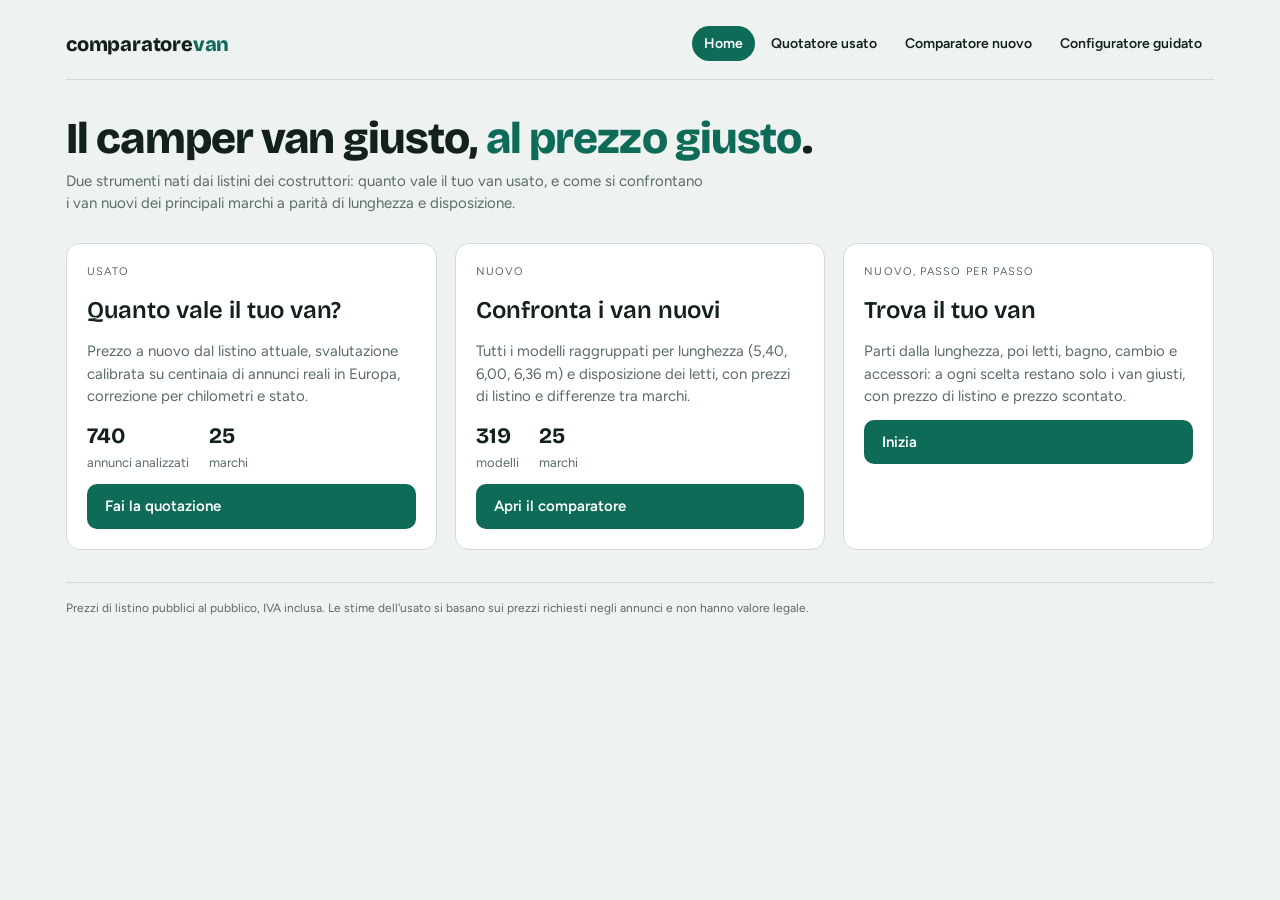
<file: index.html>
<!doctype html>
<html lang="it">
<head>
<meta charset="utf-8">
<meta name="viewport" content="width=device-width,initial-scale=1">
<title>Camper van: quotatore e comparatore</title>
<meta name="description" content="Quanto vale il tuo camper van usato e confronto tra i camper van nuovi dei principali marchi, per lunghezza e disposizione.">
<link rel="preconnect" href="https://fonts.googleapis.com">
<link rel="stylesheet" href="https://fonts.googleapis.com/css2?family=Bricolage+Grotesque:opsz,wght@12..96,600;12..96,800&family=Figtree:wght@400;500;600&family=JetBrains+Mono:wght@500;700&display=swap">
<link rel="stylesheet" href="assets/style.css">
<style>
.hero{padding-block:12px 28px}
.cards{display:grid;grid-template-columns:repeat(auto-fit,minmax(min(320px,100%),1fr));gap:18px}
.card{display:grid;gap:12px;align-content:start;text-decoration:none;color:inherit;transition:border-color .15s}
.card:hover{border-color:var(--accent)}
.card h2{font-size:24px;margin:0}
.card p{margin:0;color:var(--muted)}
.stats{display:flex;flex-wrap:wrap;gap:8px 20px;font-size:13px;color:var(--muted)}
.stats b{font-family:var(--display);font-size:22px;color:var(--ink);display:block}
</style>
</head>
<body>
<div class="wrap">
<div class="nav">
  <a class="brand" href="./">comparatore<span>van</span></a>
  <nav><a href="./" aria-current="page">Home</a><a href="quotatore.html">Quotatore usato</a><a href="comparatore.html">Comparatore nuovo</a><a href="guidato.html">Configuratore guidato</a></nav>
</div>

<section class="hero">
  <h1>Il camper van giusto, <em>al prezzo giusto</em>.</h1>
  <p class="sub">Due strumenti nati dai listini dei costruttori: quanto vale il tuo van usato, e come si confrontano i van nuovi dei principali marchi a parità di lunghezza e disposizione.</p>
</section>

<div class="cards">
  <a class="panel card" href="quotatore.html">
    <p class="eyebrow">Usato</p>
    <h2>Quanto vale il tuo van?</h2>
    <p>Prezzo a nuovo dal listino attuale, svalutazione calibrata su centinaia di annunci reali in Europa, correzione per chilometri e stato.</p>
    <div class="stats"><span><b id="s-annunci">–</b>annunci analizzati</span><span><b id="s-marche-q">–</b>marchi</span></div>
    <span class="btn">Fai la quotazione</span>
  </a>
  <a class="panel card" href="comparatore.html">
    <p class="eyebrow">Nuovo</p>
    <h2>Confronta i van nuovi</h2>
    <p>Tutti i modelli raggruppati per lunghezza (5,40, 6,00, 6,36 m) e disposizione dei letti, con prezzi di listino e differenze tra marchi.</p>
    <div class="stats"><span><b id="s-modelli">–</b>modelli</span><span><b id="s-marche-c">–</b>marchi</span></div>
    <span class="btn">Apri il comparatore</span>
  </a>
  <a class="panel card" href="guidato.html">
    <p class="eyebrow">Nuovo, passo per passo</p>
    <h2>Trova il tuo van</h2>
    <p>Parti dalla lunghezza, poi letti, bagno, cambio e accessori: a ogni scelta restano solo i van giusti, con prezzo di listino e prezzo scontato.</p>
    <span class="btn">Inizia</span>
  </a>
</div>

<footer class="site">Prezzi di listino pubblici al pubblico, IVA inclusa. Le stime dell'usato si basano sui prezzi richiesti negli annunci e non hanno valore legale.</footer>
</div>
<script>
Promise.all([fetch('data/modelli.json').then(r=>r.json()),fetch('data/annunci.json').then(r=>r.json())]).then(([m,a])=>{
  const marche=new Set(m.map(x=>x.marca)).size;
  document.getElementById('s-modelli').textContent=m.filter(x=>!x.fuori_listino).length;
  document.getElementById('s-marche-c').textContent=marche;
  document.getElementById('s-marche-q').textContent=marche;
  document.getElementById('s-annunci').textContent=a.length;
}).catch(()=>{});
</script>
</body>
</html>
</file>
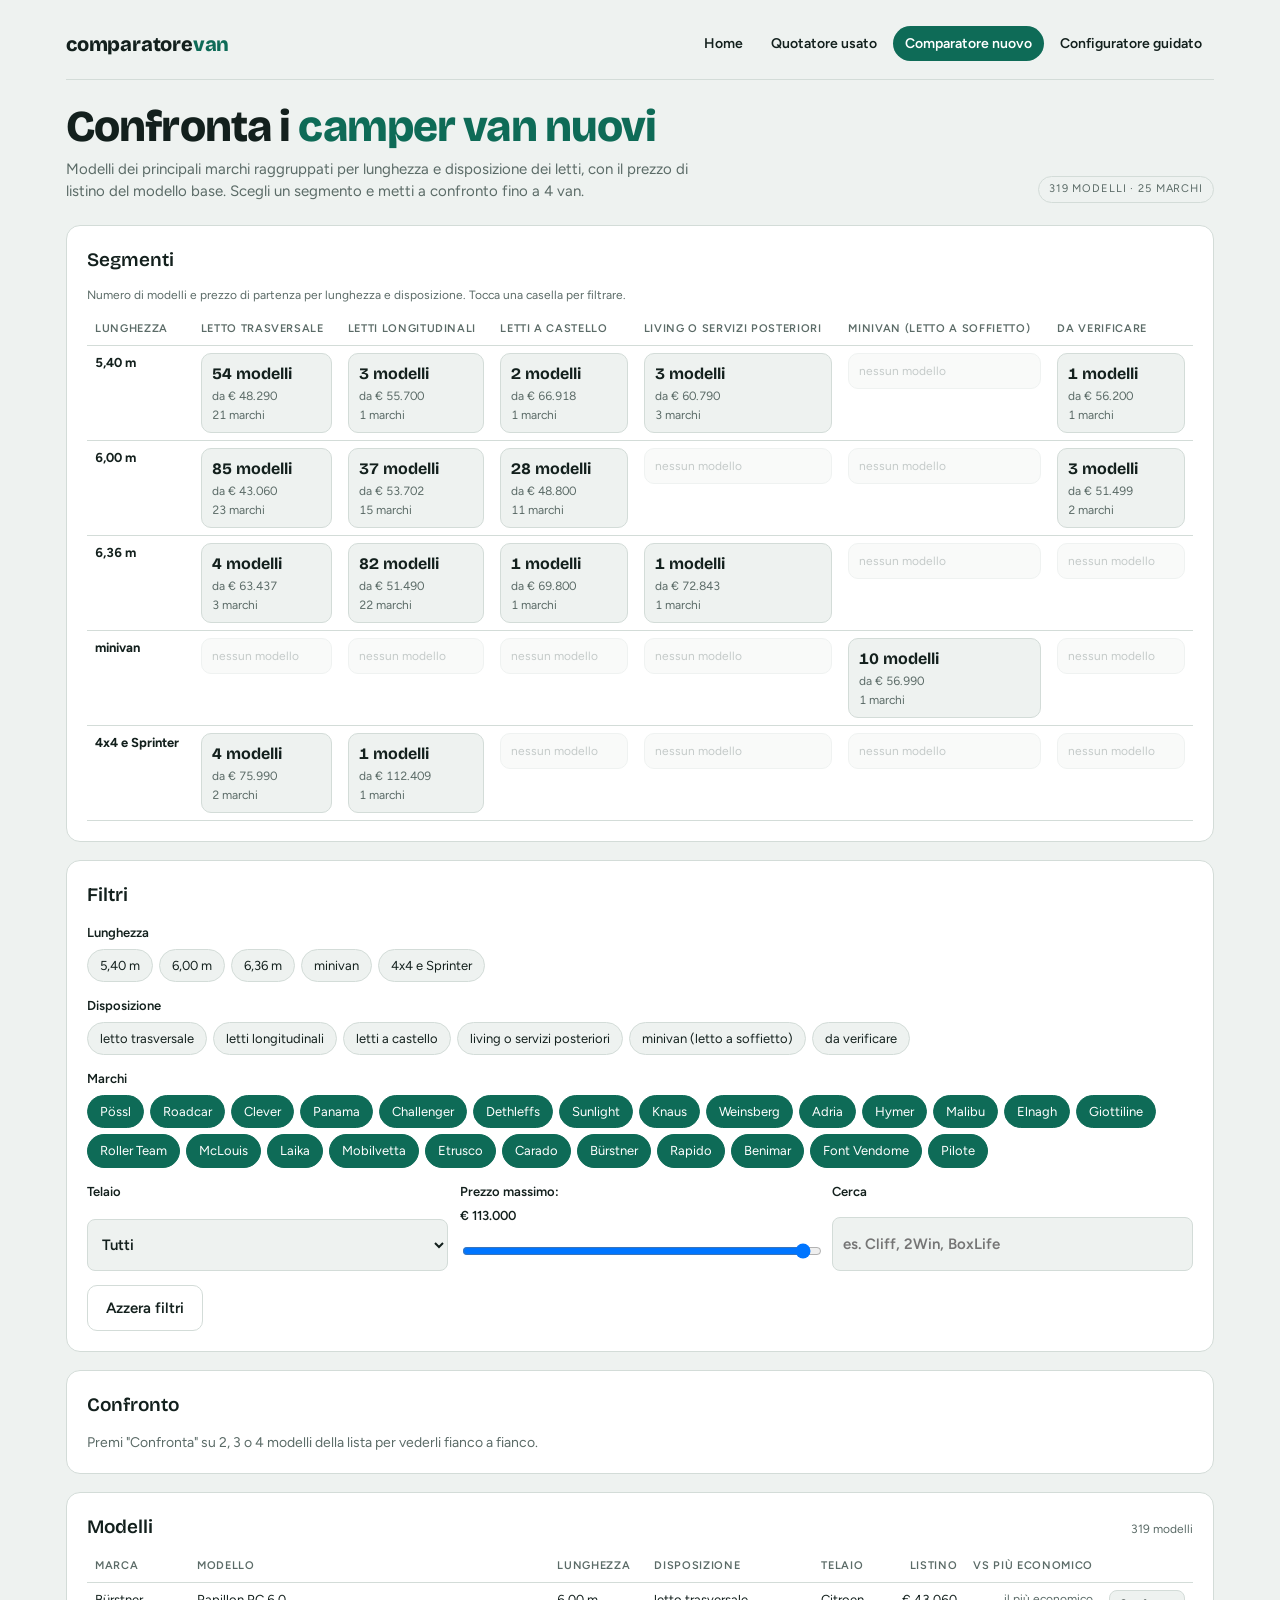
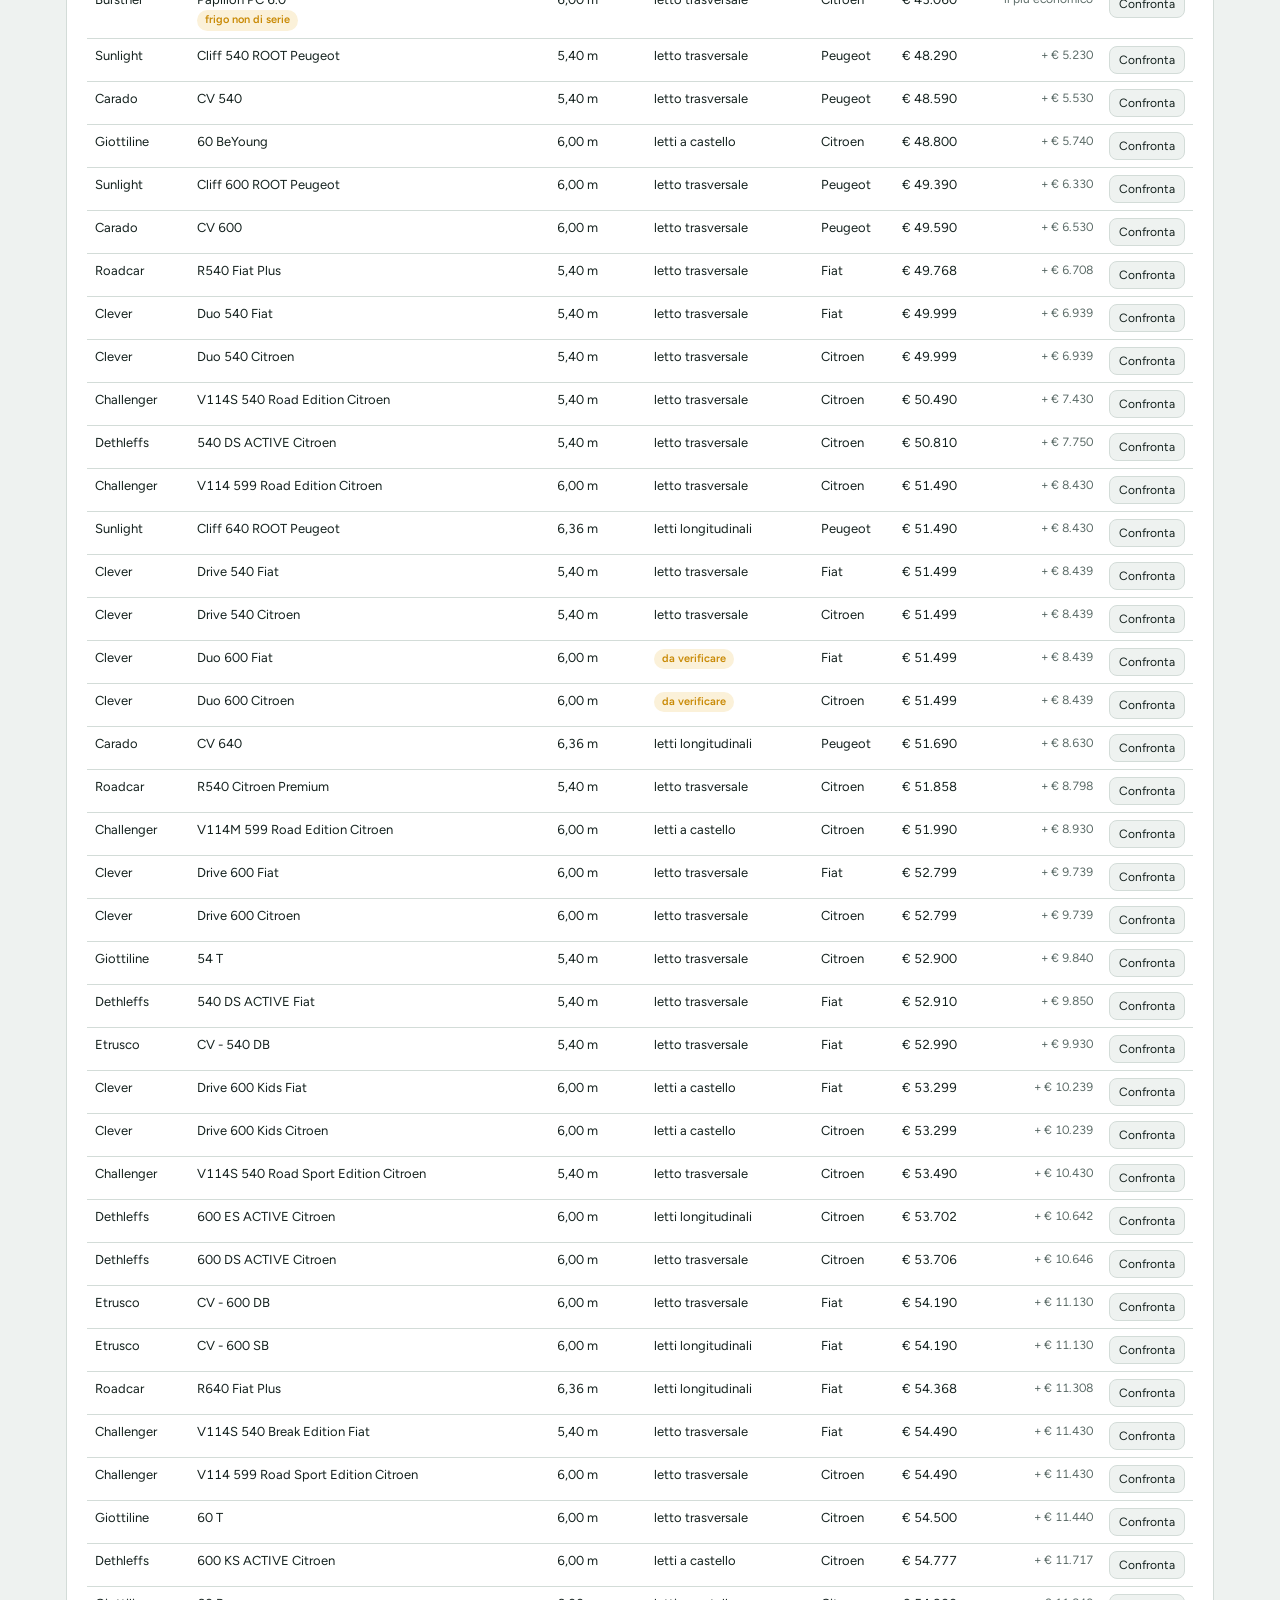
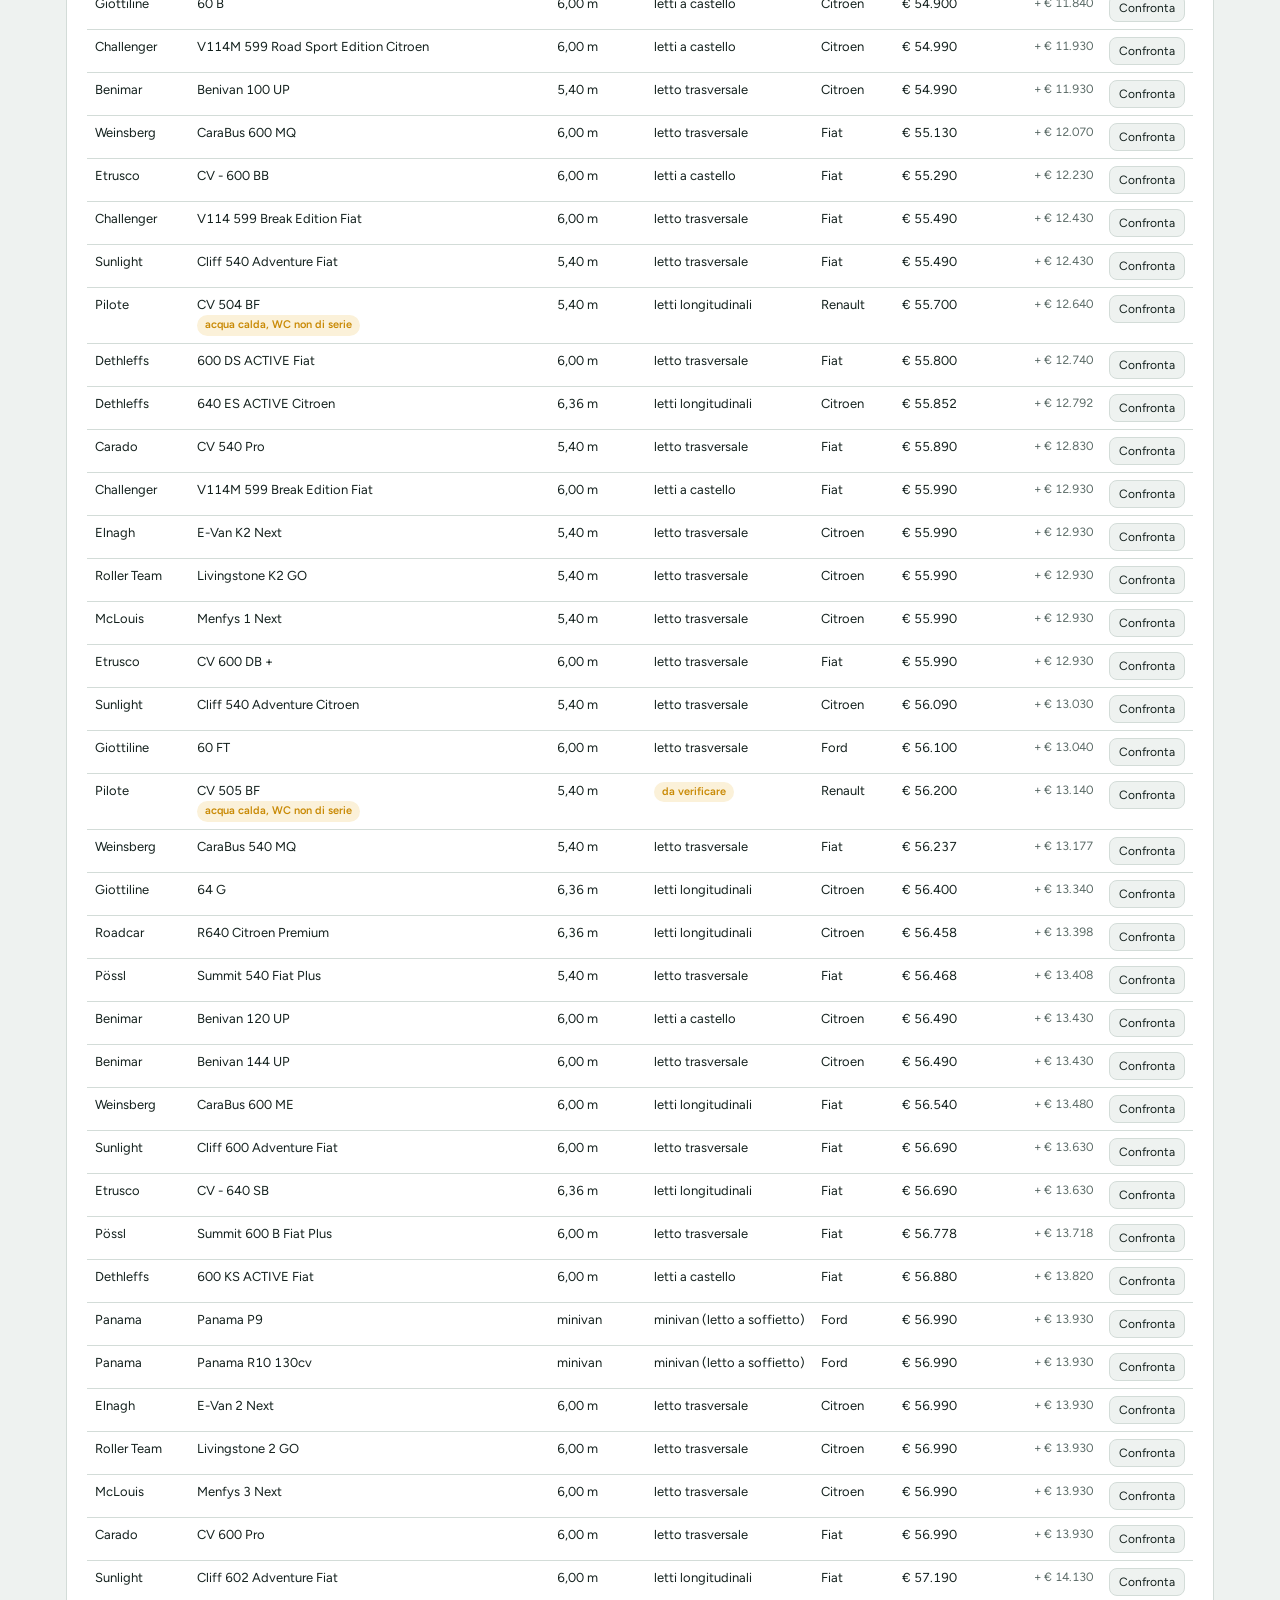
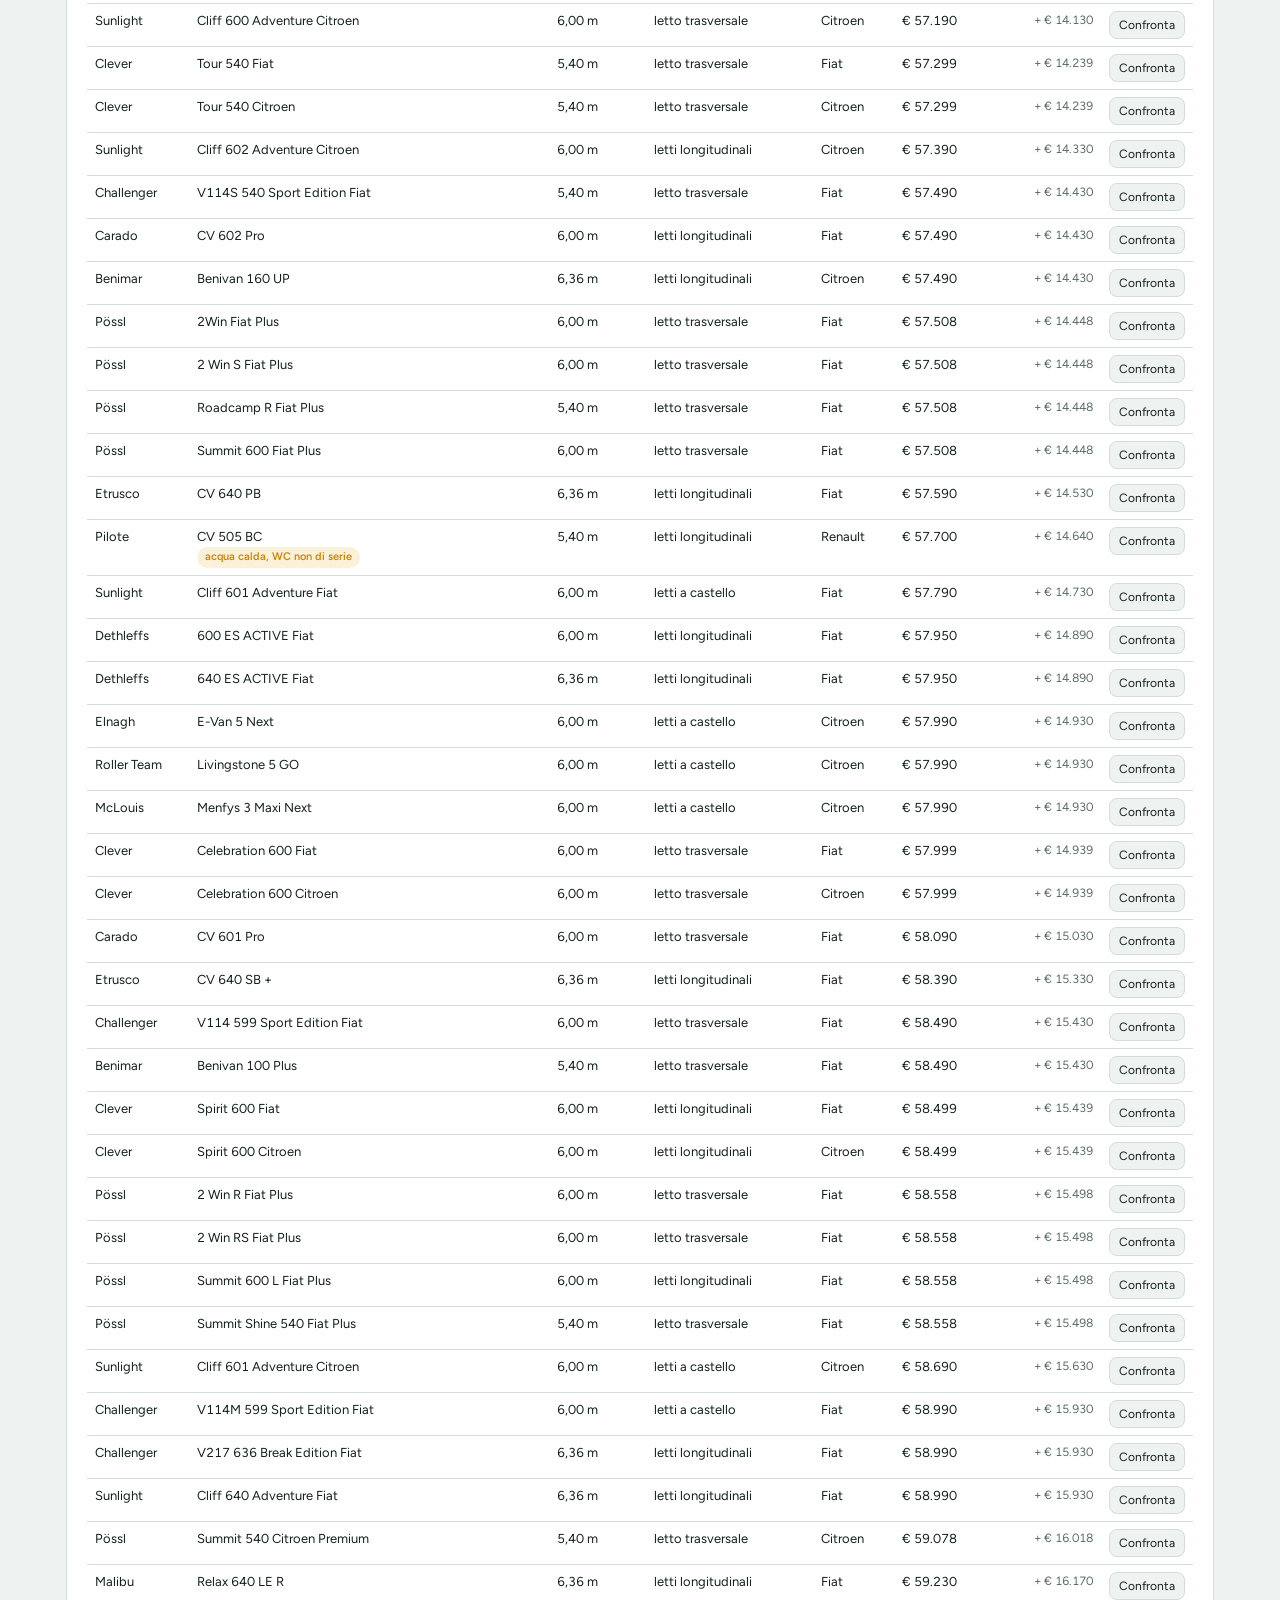
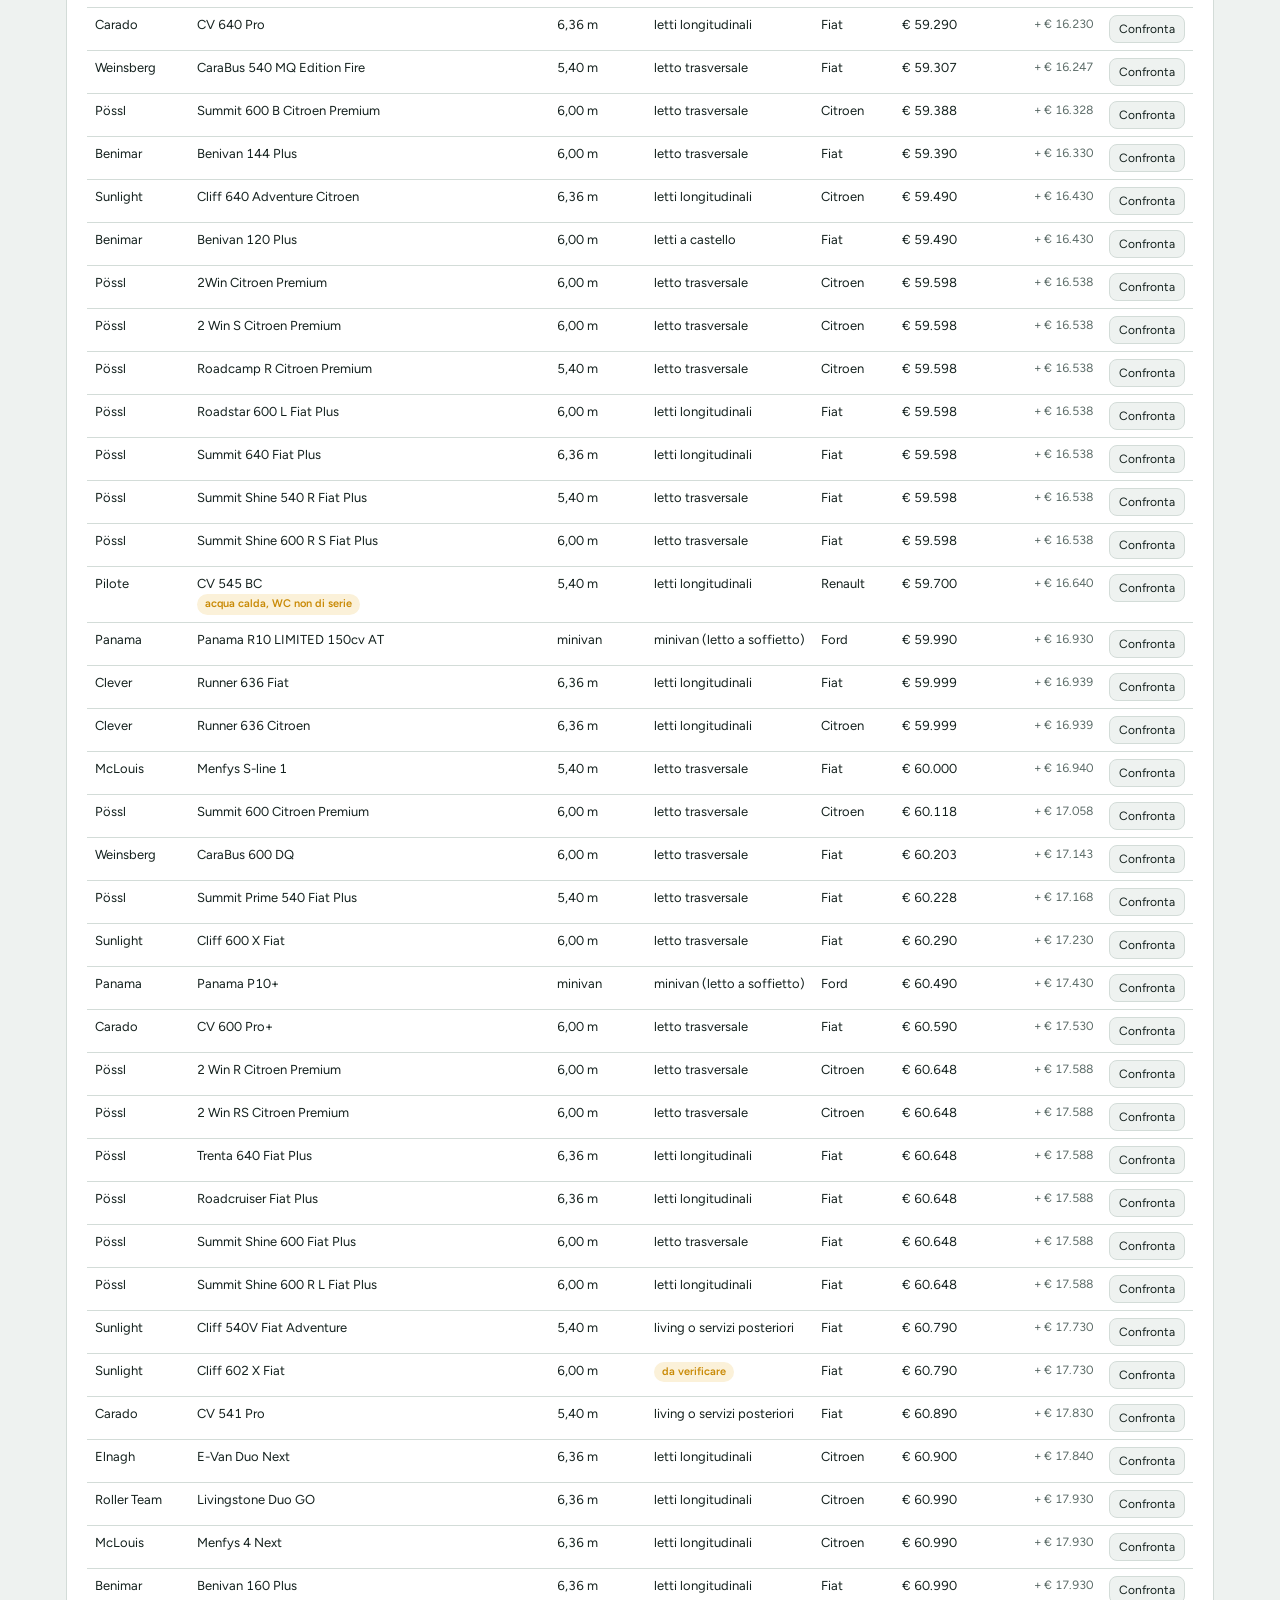
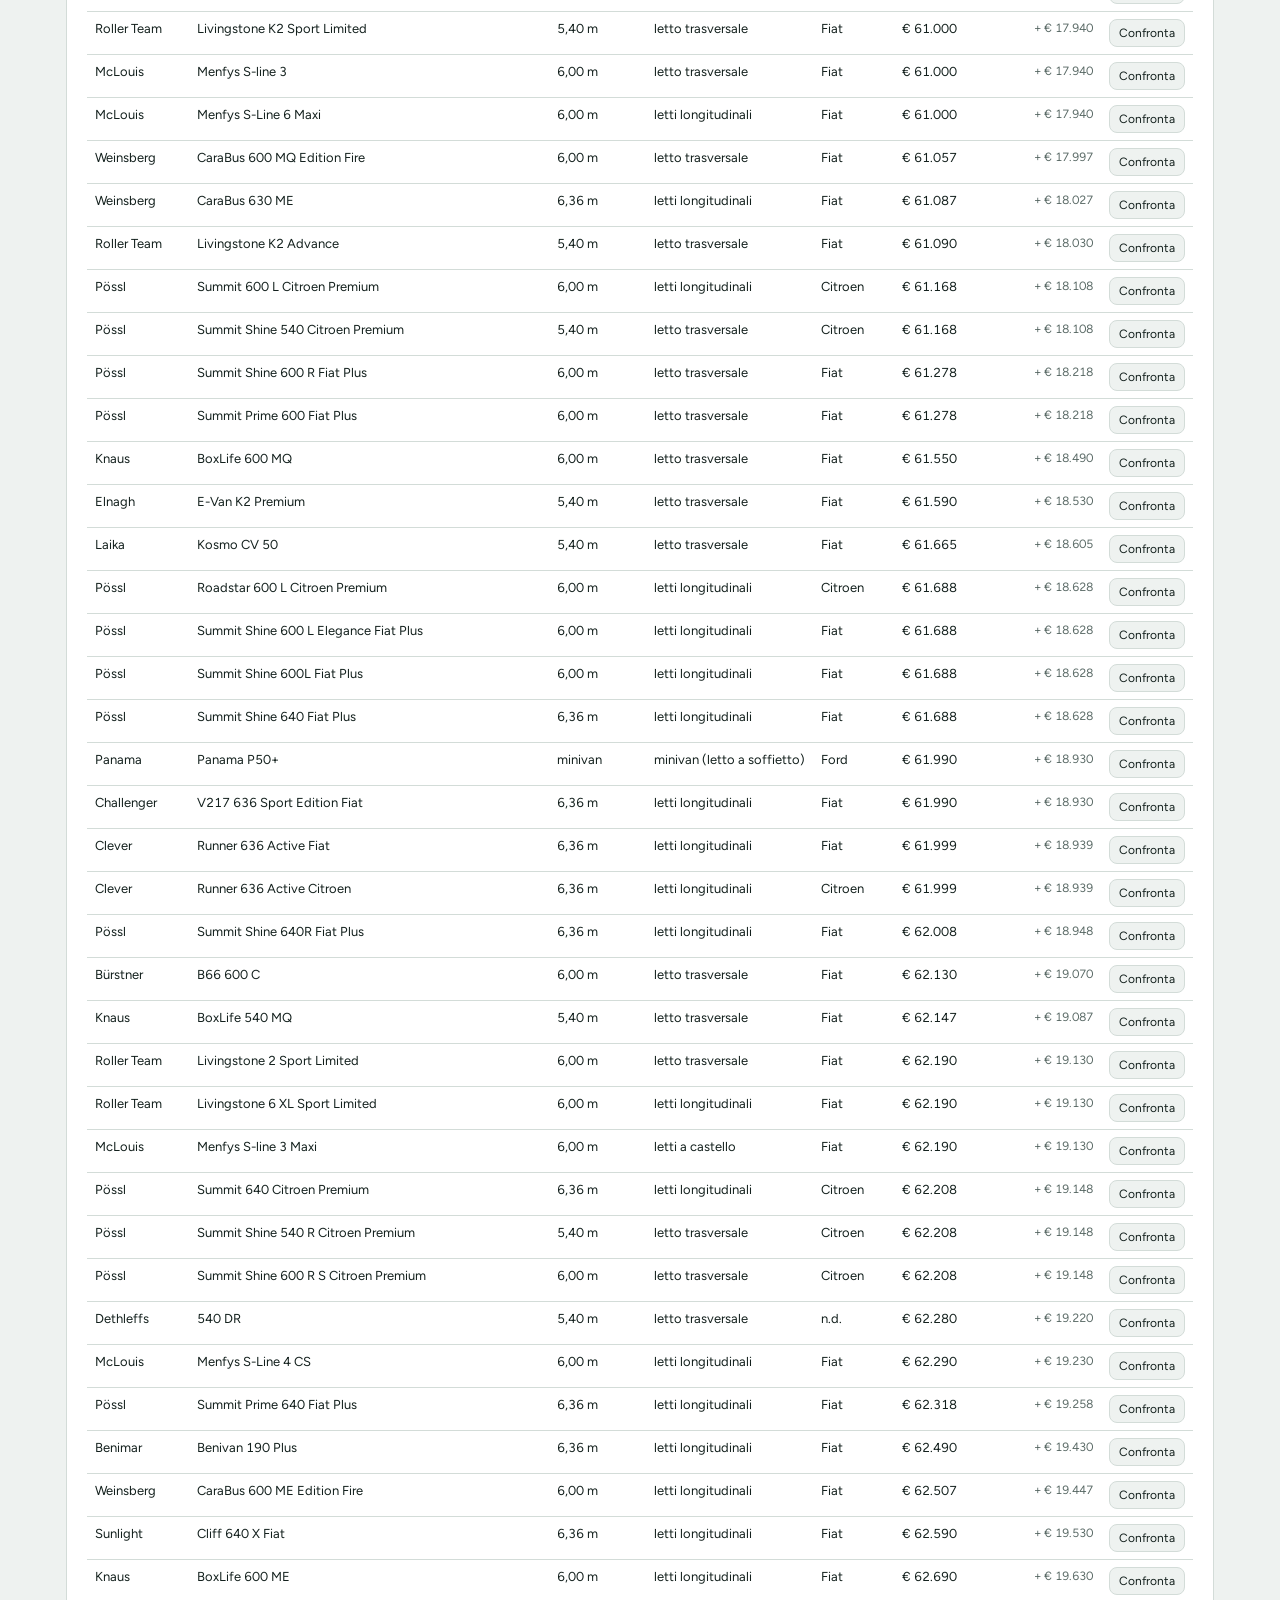
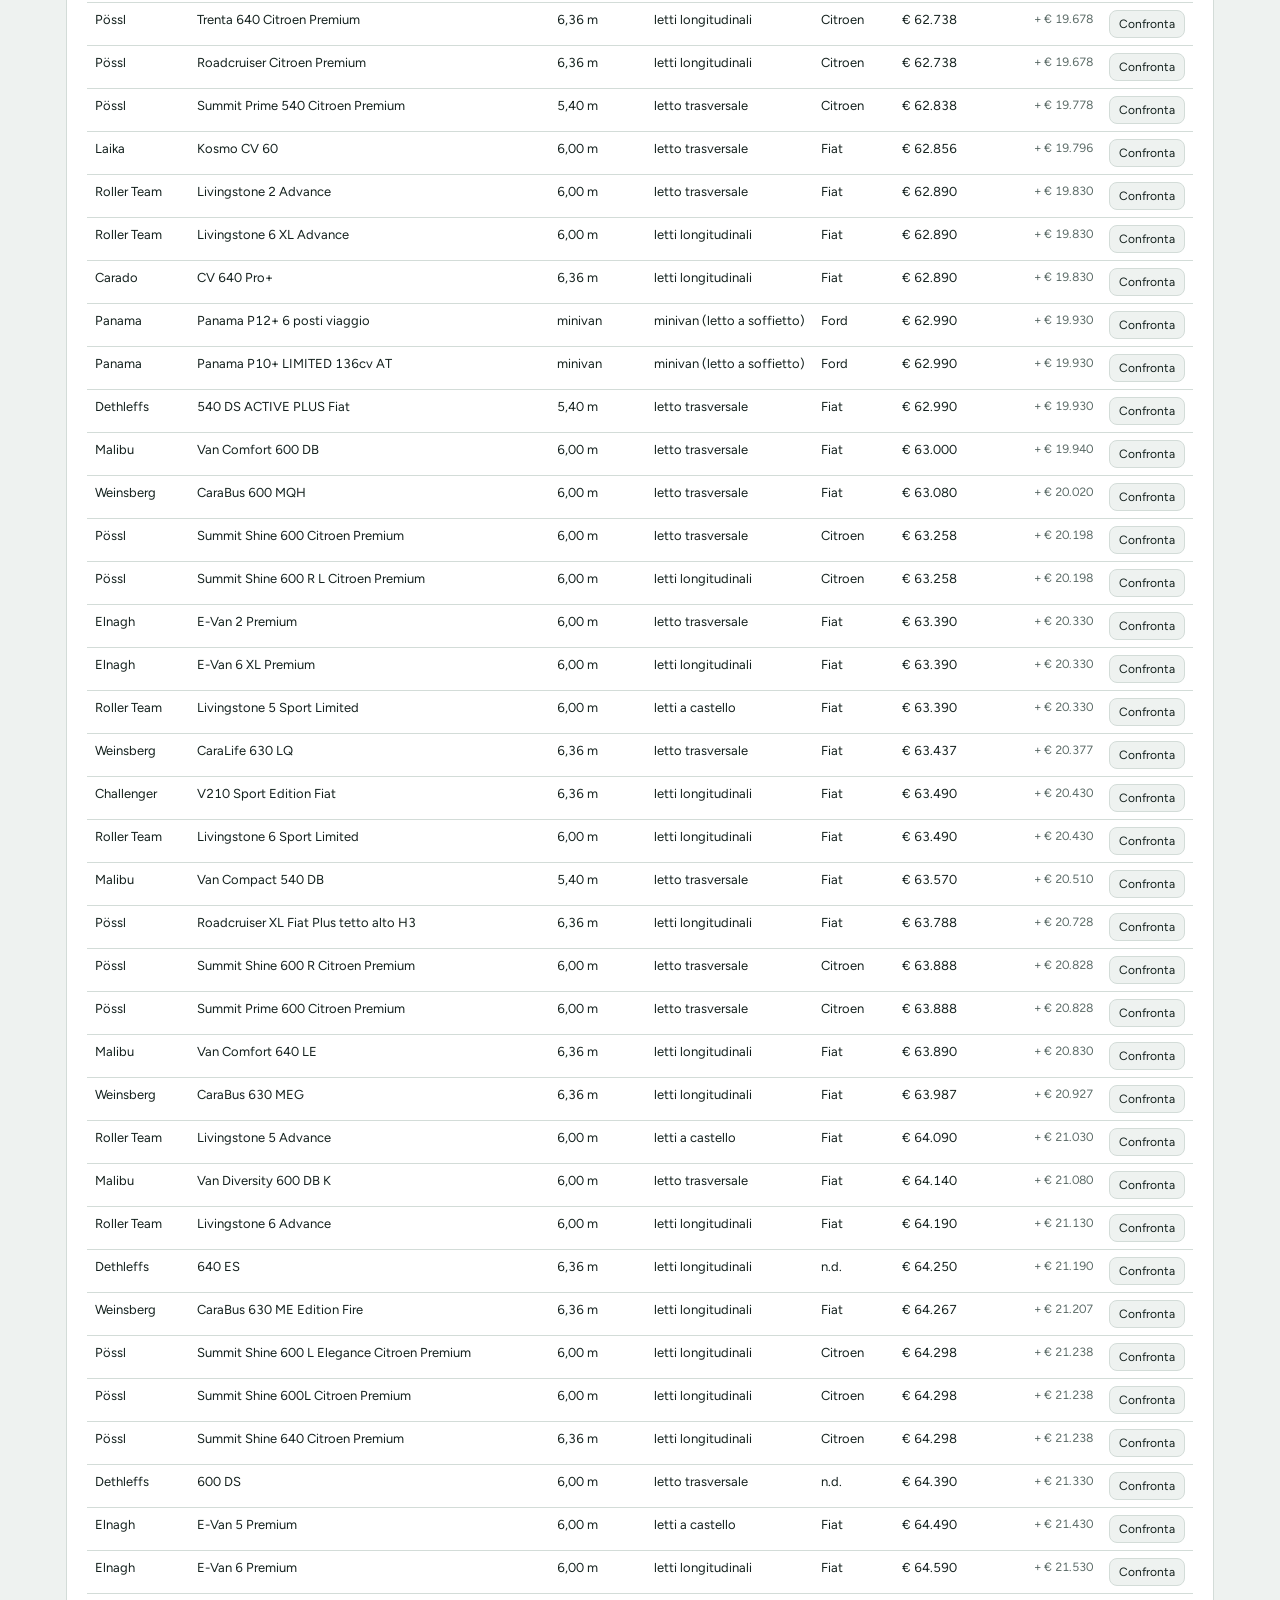
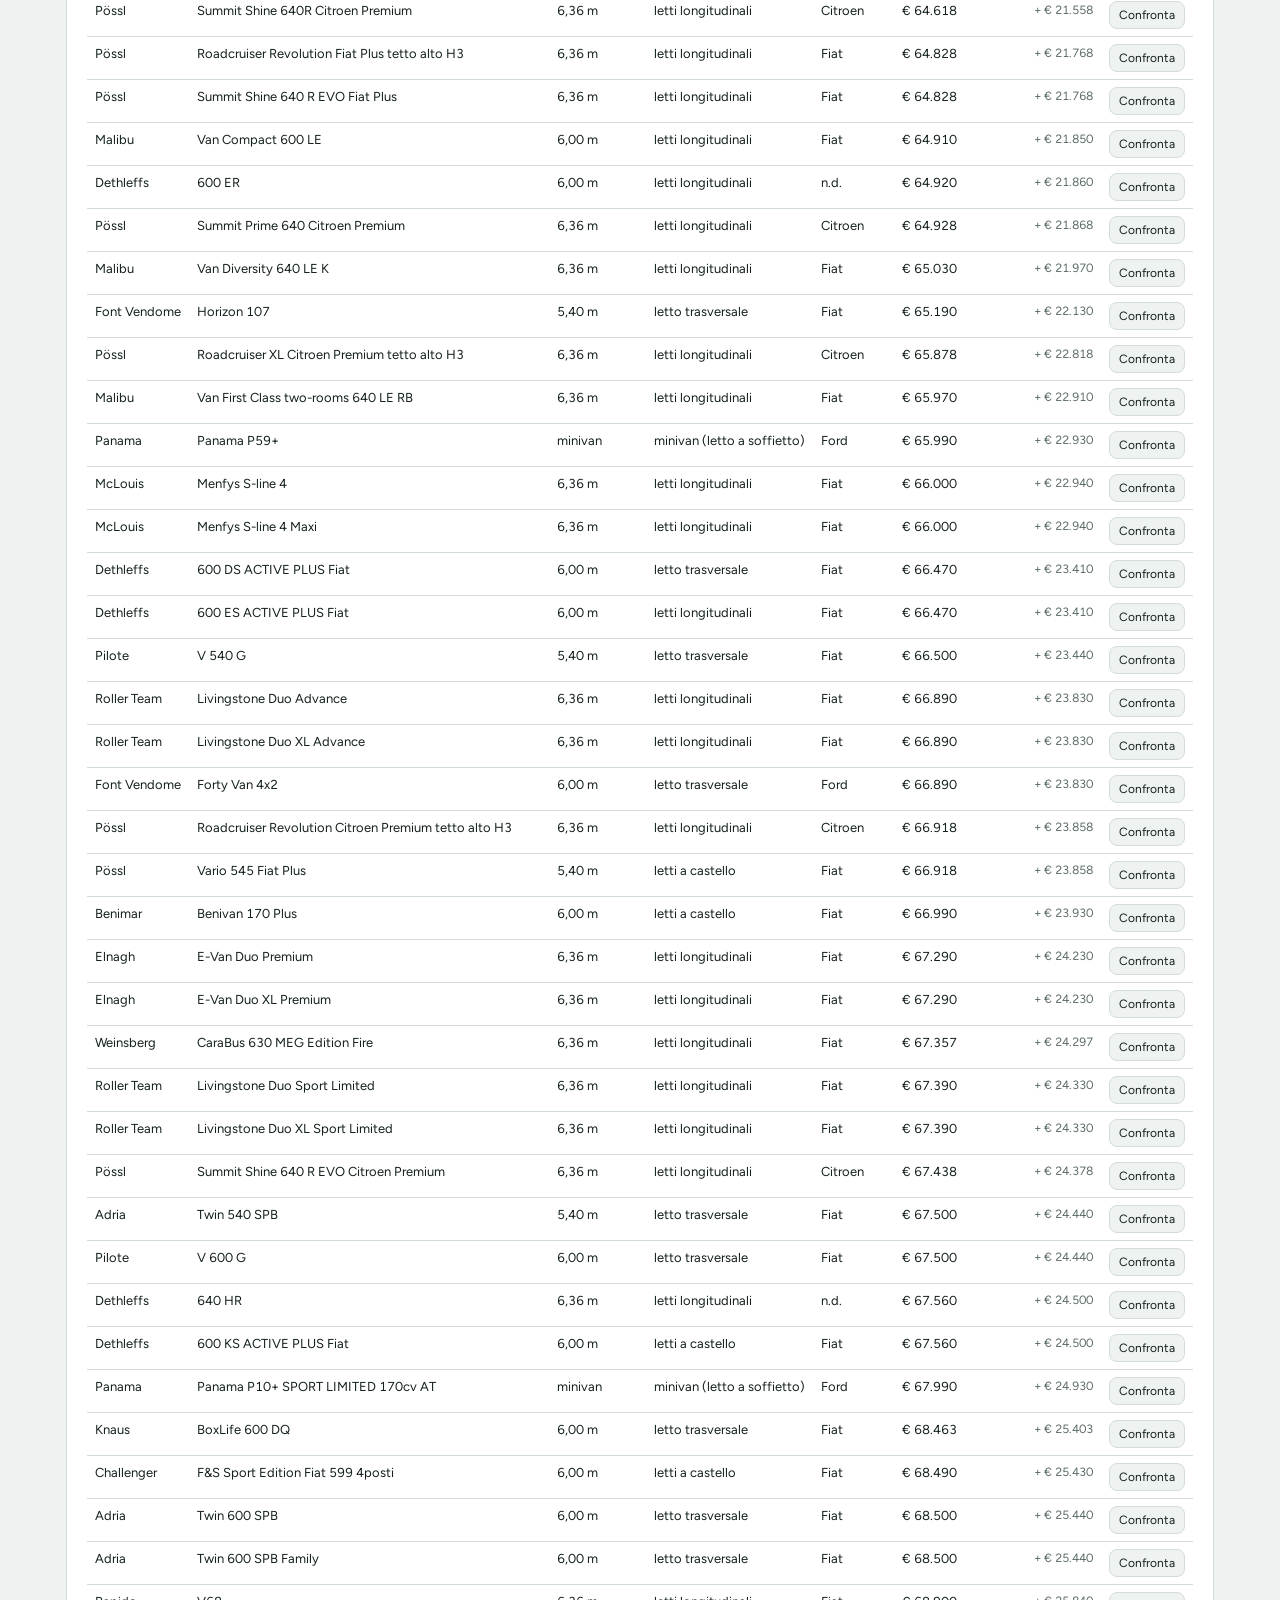
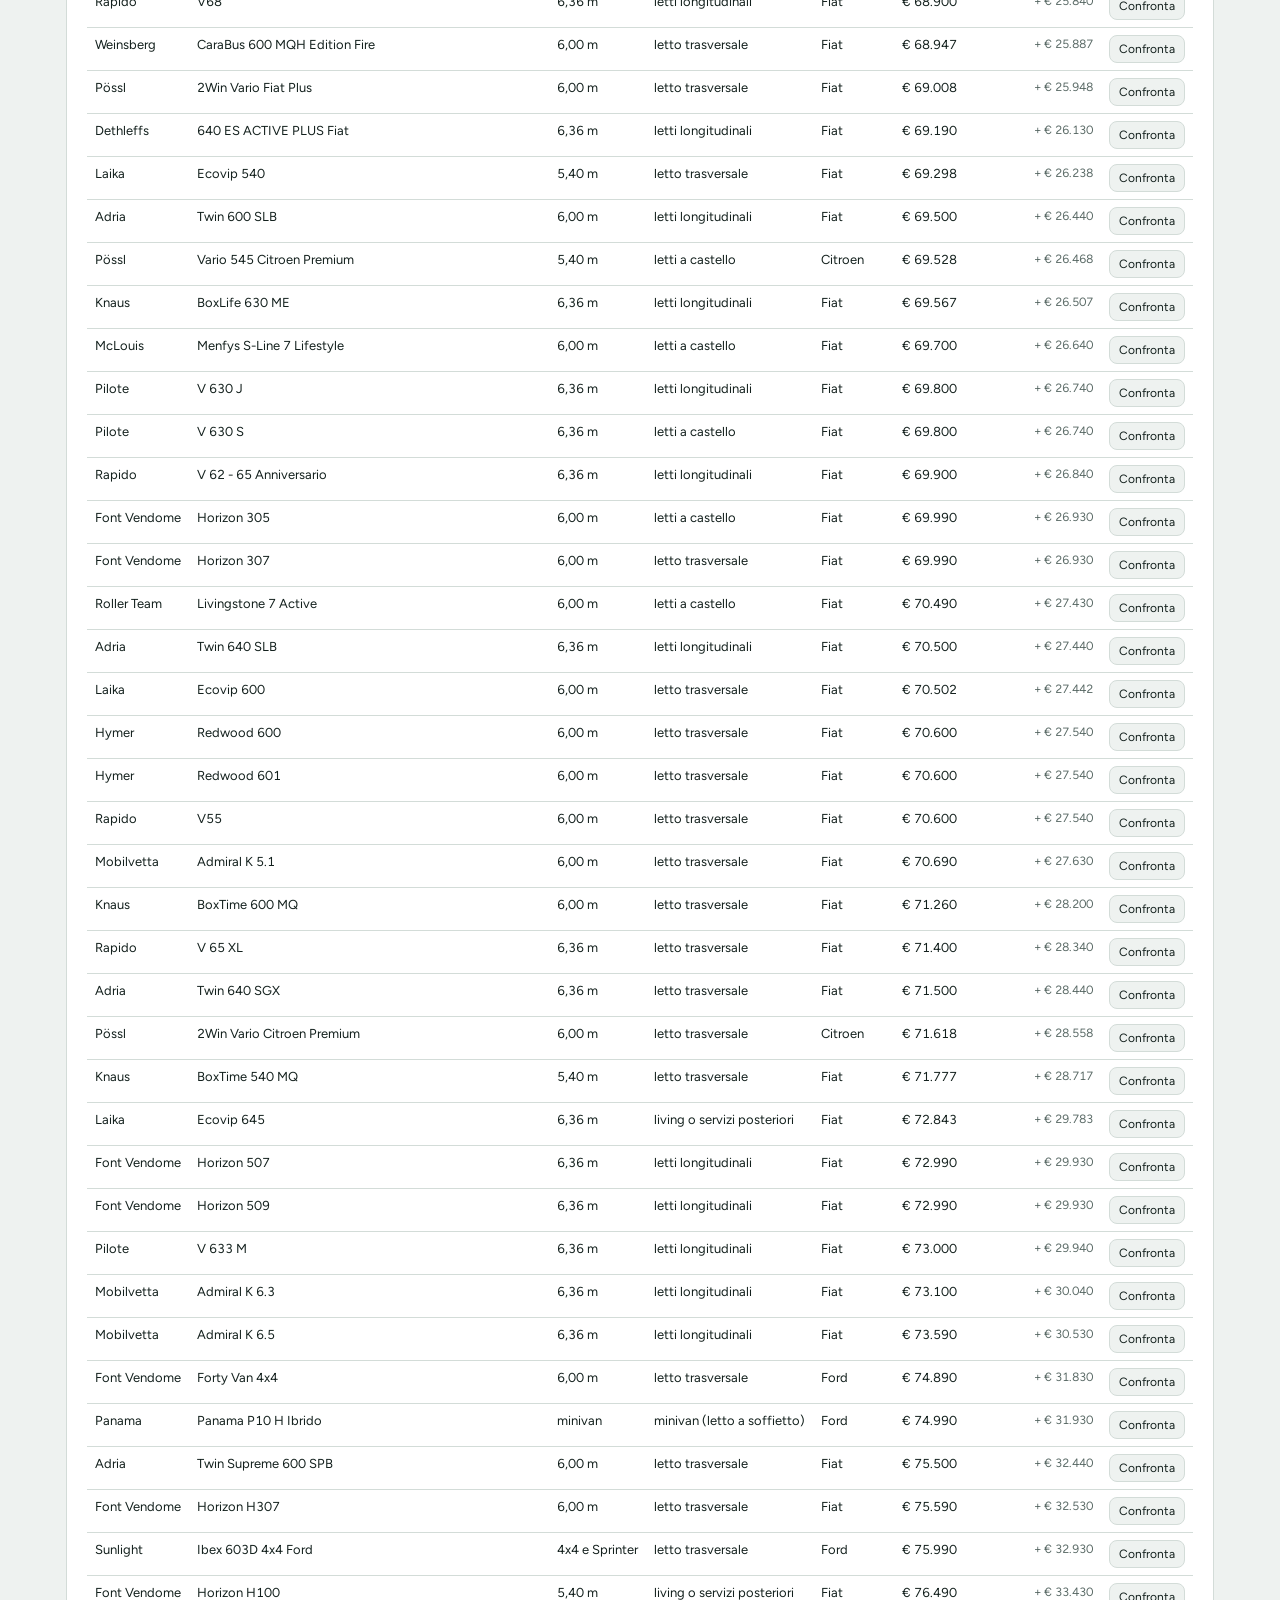
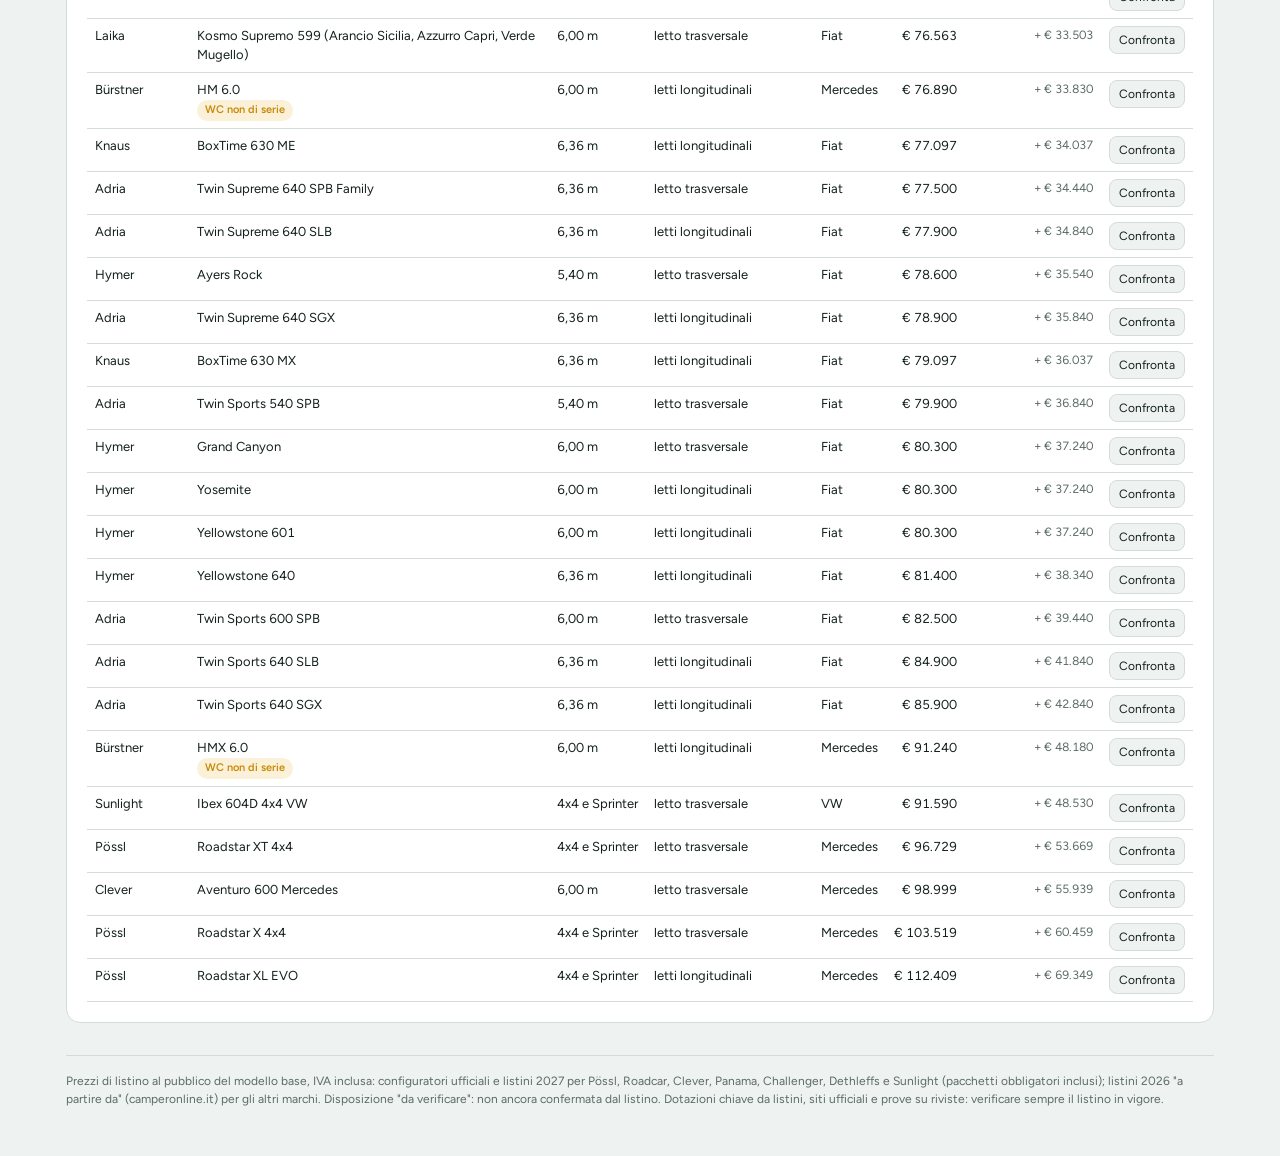
<file: comparatore.html>
<!doctype html>
<html lang="it">
<head>
<meta charset="utf-8">
<meta name="viewport" content="width=device-width,initial-scale=1">
<title>Comparatore camper van</title>
<meta name="description" content="Confronto dei camper van nuovi dei principali marchi per lunghezza, disposizione dei letti, telaio e prezzo di listino.">
<link rel="preconnect" href="https://fonts.googleapis.com">
<link rel="stylesheet" href="https://fonts.googleapis.com/css2?family=Bricolage+Grotesque:opsz,wght@12..96,600;12..96,800&family=Figtree:wght@400;500;600&family=JetBrains+Mono:wght@500;700&display=swap">
<link rel="stylesheet" href="assets/style.css">
<style>
.layout{display:grid;gap:18px}
.filters{display:grid;gap:14px}
.fgroup{display:grid;gap:6px}
.fgroup>p{margin:0;font-size:13px;font-weight:600}
.frow{display:grid;grid-template-columns:repeat(auto-fit,minmax(min(220px,100%),1fr));gap:12px}
.chips{display:flex;flex-wrap:wrap;gap:6px}
/* matrice segmenti */
.matrix th:first-child,.matrix td:first-child{position:sticky;left:0;background:var(--surface)}
.cell{font:inherit;width:100%;text-align:left;border:1px solid var(--line);background:var(--bg);color:var(--ink);border-radius:10px;padding:8px 10px;cursor:pointer;display:grid;gap:1px;min-width:120px}
.cell b{font-family:var(--display);font-size:16px;font-variant-numeric:tabular-nums}
.cell span{font-size:12px;color:var(--muted)}
.cell[aria-pressed="true"]{border-color:var(--accent);background:var(--accent-soft)}
.cell:disabled{opacity:.35;cursor:default}
/* risultati */
.res-head{display:flex;flex-wrap:wrap;justify-content:space-between;align-items:baseline;gap:8px;margin-bottom:10px}
.res-head h2{margin:0}
#lista td{white-space:nowrap}
#lista td.nome{white-space:normal;min-width:180px}
#lista tr.sel td{background:var(--accent-soft)}
.delta{font-size:12px;color:var(--muted)}
.cmpbtn{font:inherit;font-size:12px;border:1px solid var(--line);background:var(--bg);color:var(--ink);border-radius:8px;padding:4px 9px;cursor:pointer;white-space:nowrap}
.cmpbtn[aria-pressed="true"]{background:var(--accent);color:var(--accent-ink);border-color:var(--accent)}
/* confronto */
.cmp{display:grid;grid-template-columns:repeat(auto-fit,minmax(min(220px,100%),1fr));gap:12px}
.cmpcard{border:1px solid var(--line);border-radius:12px;padding:14px;display:grid;gap:8px;align-content:start;background:var(--bg)}
.cmpcard h3{margin:0;font-family:var(--display);font-size:17px;line-height:1.2}
.cmpcard .price{font-family:var(--display);font-weight:800;font-size:26px;font-variant-numeric:tabular-nums}
.cmpcard dl{margin:0;display:grid;grid-template-columns:auto 1fr;gap:4px 10px;font-size:13px}
.cmpcard dt{color:var(--muted)}
.cmpcard dd{margin:0}
.diff{font-size:13px;font-weight:600}
.diff.up{color:var(--bad)}.diff.down{color:var(--good)}
.empty{color:var(--muted);font-size:14px;margin:0}
.pill.bad{background:var(--amber-soft);color:var(--bad)}
.dottab td{min-width:150px}
.dottab .vtxt{display:block;font-size:12px;color:var(--muted);margin-top:3px}
</style>
</head>
<body>
<div class="wrap">
<div class="nav">
  <a class="brand" href="./">comparatore<span>van</span></a>
  <nav><a href="./">Home</a><a href="quotatore.html">Quotatore usato</a><a href="comparatore.html" aria-current="page">Comparatore nuovo</a><a href="guidato.html">Configuratore guidato</a></nav>
</div>

<header class="page">
  <div>
    <h1>Confronta i <em>camper van nuovi</em></h1>
    <p class="sub">Modelli dei principali marchi raggruppati per lunghezza e disposizione dei letti, con il prezzo di listino del modello base. Scegli un segmento e metti a confronto fino a 4 van.</p>
  </div>
  <span class="tag" id="tag-tot">–</span>
</header>

<div class="layout">
<section class="panel" aria-labelledby="h-seg">
  <h2 id="h-seg">Segmenti</h2>
  <p class="hint" style="margin-bottom:10px">Numero di modelli e prezzo di partenza per lunghezza e disposizione. Tocca una casella per filtrare.</p>
  <div class="tbl"><table class="matrix"><thead id="mx-h"></thead><tbody id="mx-b"></tbody></table></div>
</section>

<section class="panel filters" aria-labelledby="h-fil">
  <h2 id="h-fil" style="margin:0">Filtri</h2>
  <div class="fgroup"><p>Lunghezza</p><div class="chips" id="f-len"></div></div>
  <div class="fgroup"><p>Disposizione</p><div class="chips" id="f-disp"></div></div>
  <div class="fgroup"><p>Marchi</p><div class="chips" id="f-marca"></div></div>
  <div class="frow">
    <label for="f-telaio">Telaio
      <select id="f-telaio"><option value="">Tutti</option></select>
    </label>
    <label for="f-max">Prezzo massimo: <span id="f-max-v"></span>
      <input id="f-max" type="range" min="40000" max="115000" step="1000">
    </label>
    <label for="f-q">Cerca
      <input id="f-q" type="search" placeholder="es. Cliff, 2Win, BoxLife">
    </label>
  </div>
  <div><button class="btn ghost" id="reset" type="button">Azzera filtri</button></div>
</section>

<section class="panel" aria-labelledby="h-cmp" id="cmp-sec">
  <h2 id="h-cmp">Confronto</h2>
  <div id="cmp"><p class="empty">Premi "Confronta" su 2, 3 o 4 modelli della lista per vederli fianco a fianco.</p></div>
</section>

<section class="panel" aria-labelledby="h-res">
  <div class="res-head"><h2 id="h-res">Modelli</h2><span class="hint" id="res-n"></span></div>
  <div class="tbl"><table><thead><tr><th>Marca</th><th>Modello</th><th>Lunghezza</th><th>Disposizione</th><th>Telaio</th><th class="num">Listino</th><th class="num">vs più economico</th><th></th></tr></thead><tbody id="lista"></tbody></table></div>
</section>
</div>

<footer class="site">Prezzi di listino al pubblico del modello base, IVA inclusa: configuratori ufficiali e listini 2027 per Pössl, Roadcar, Clever, Panama, Challenger, Dethleffs e Sunlight (pacchetti obbligatori inclusi); listini 2026 "a partire da" (camperonline.it) per gli altri marchi. Disposizione "da verificare": non ancora confermata dal listino. Dotazioni chiave da listini, siti ufficiali e prove su riviste: verificare sempre il listino in vigore.</footer>
</div>
<script src="assets/comparatore.js"></script>
</body>
</html>
</file>
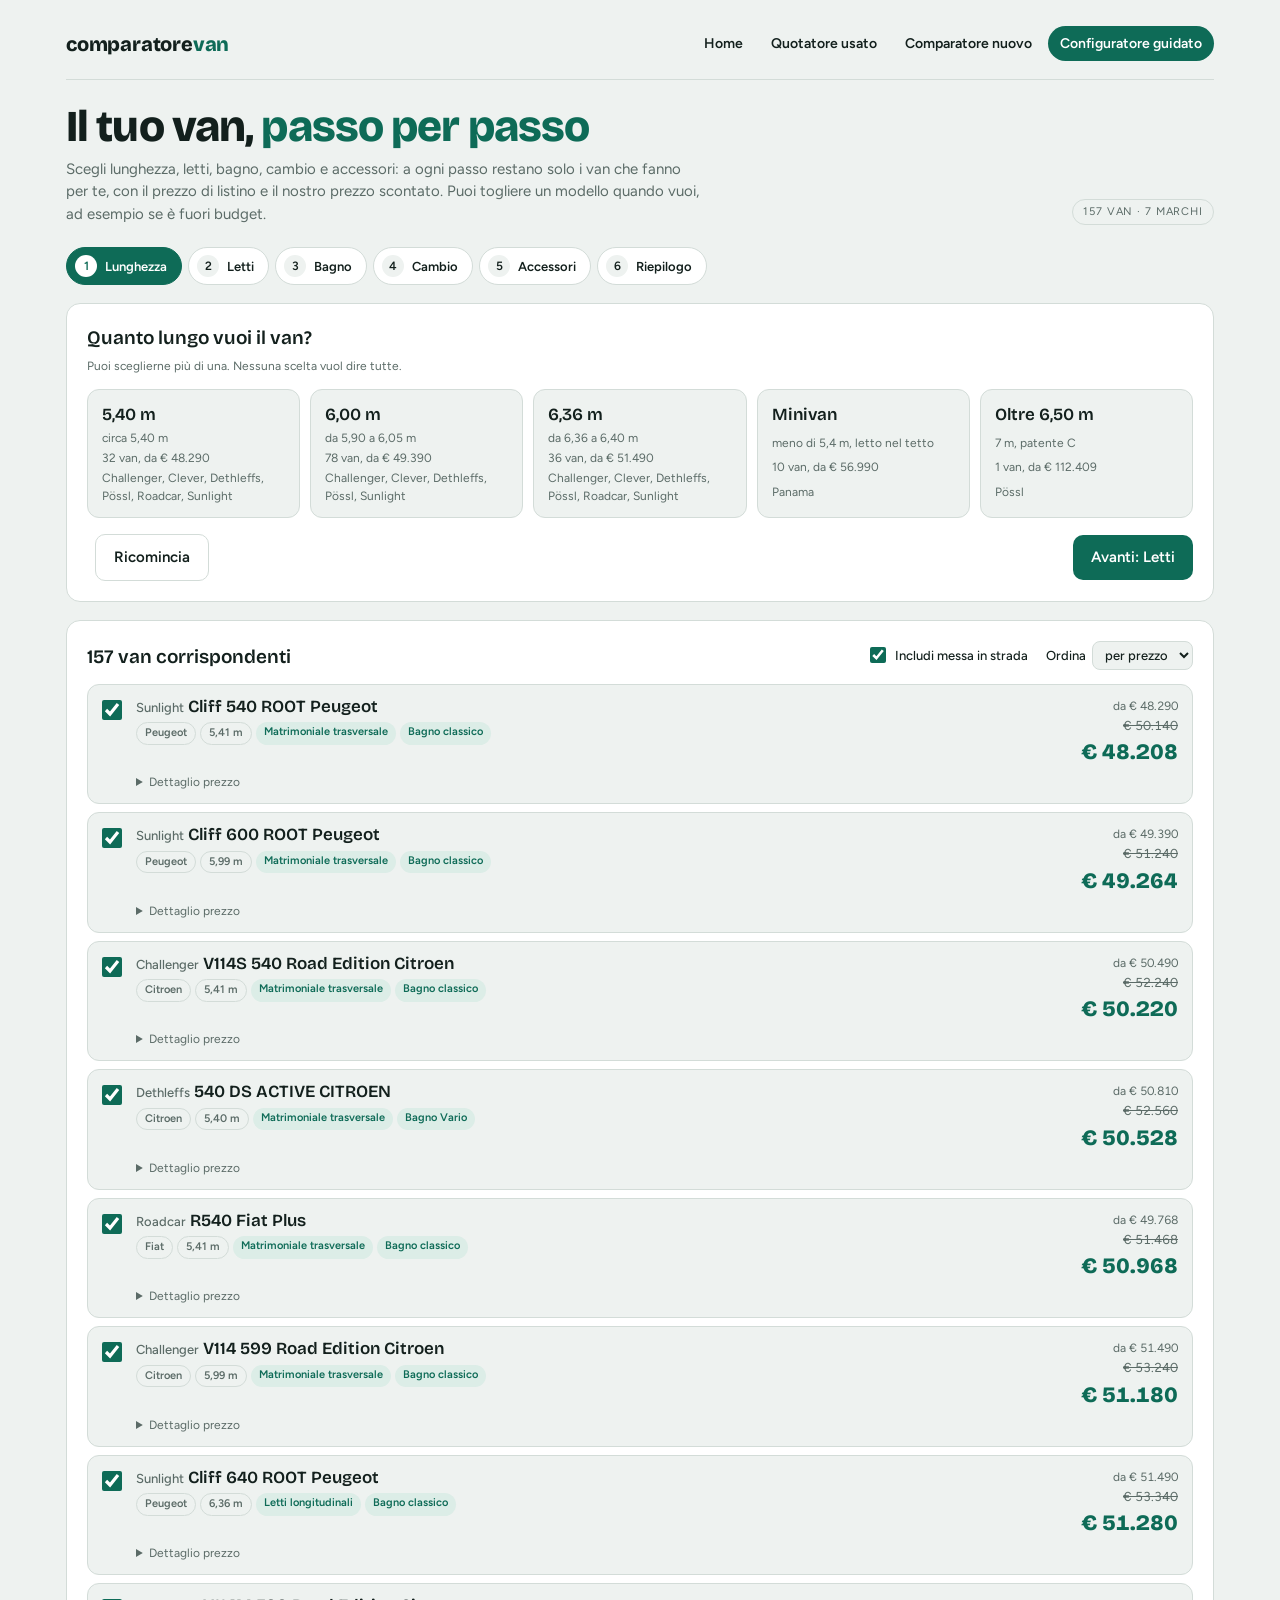
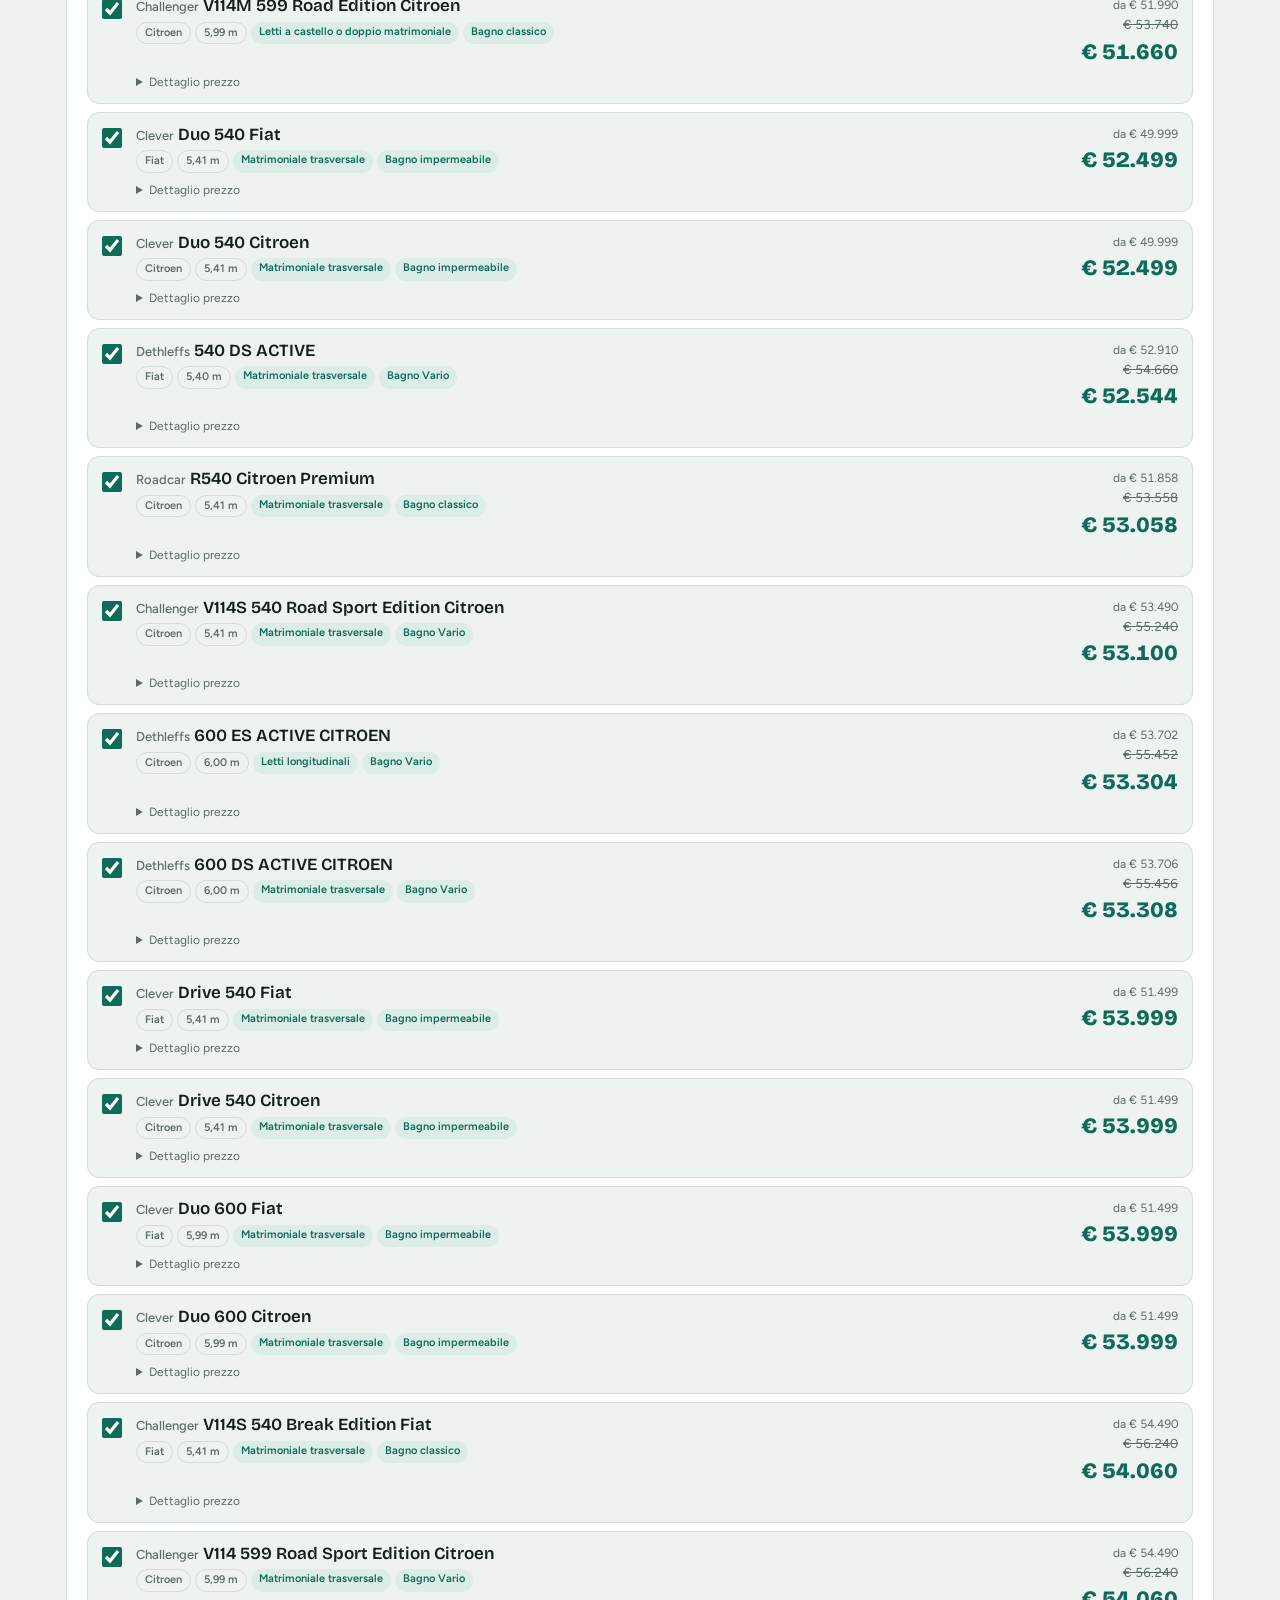
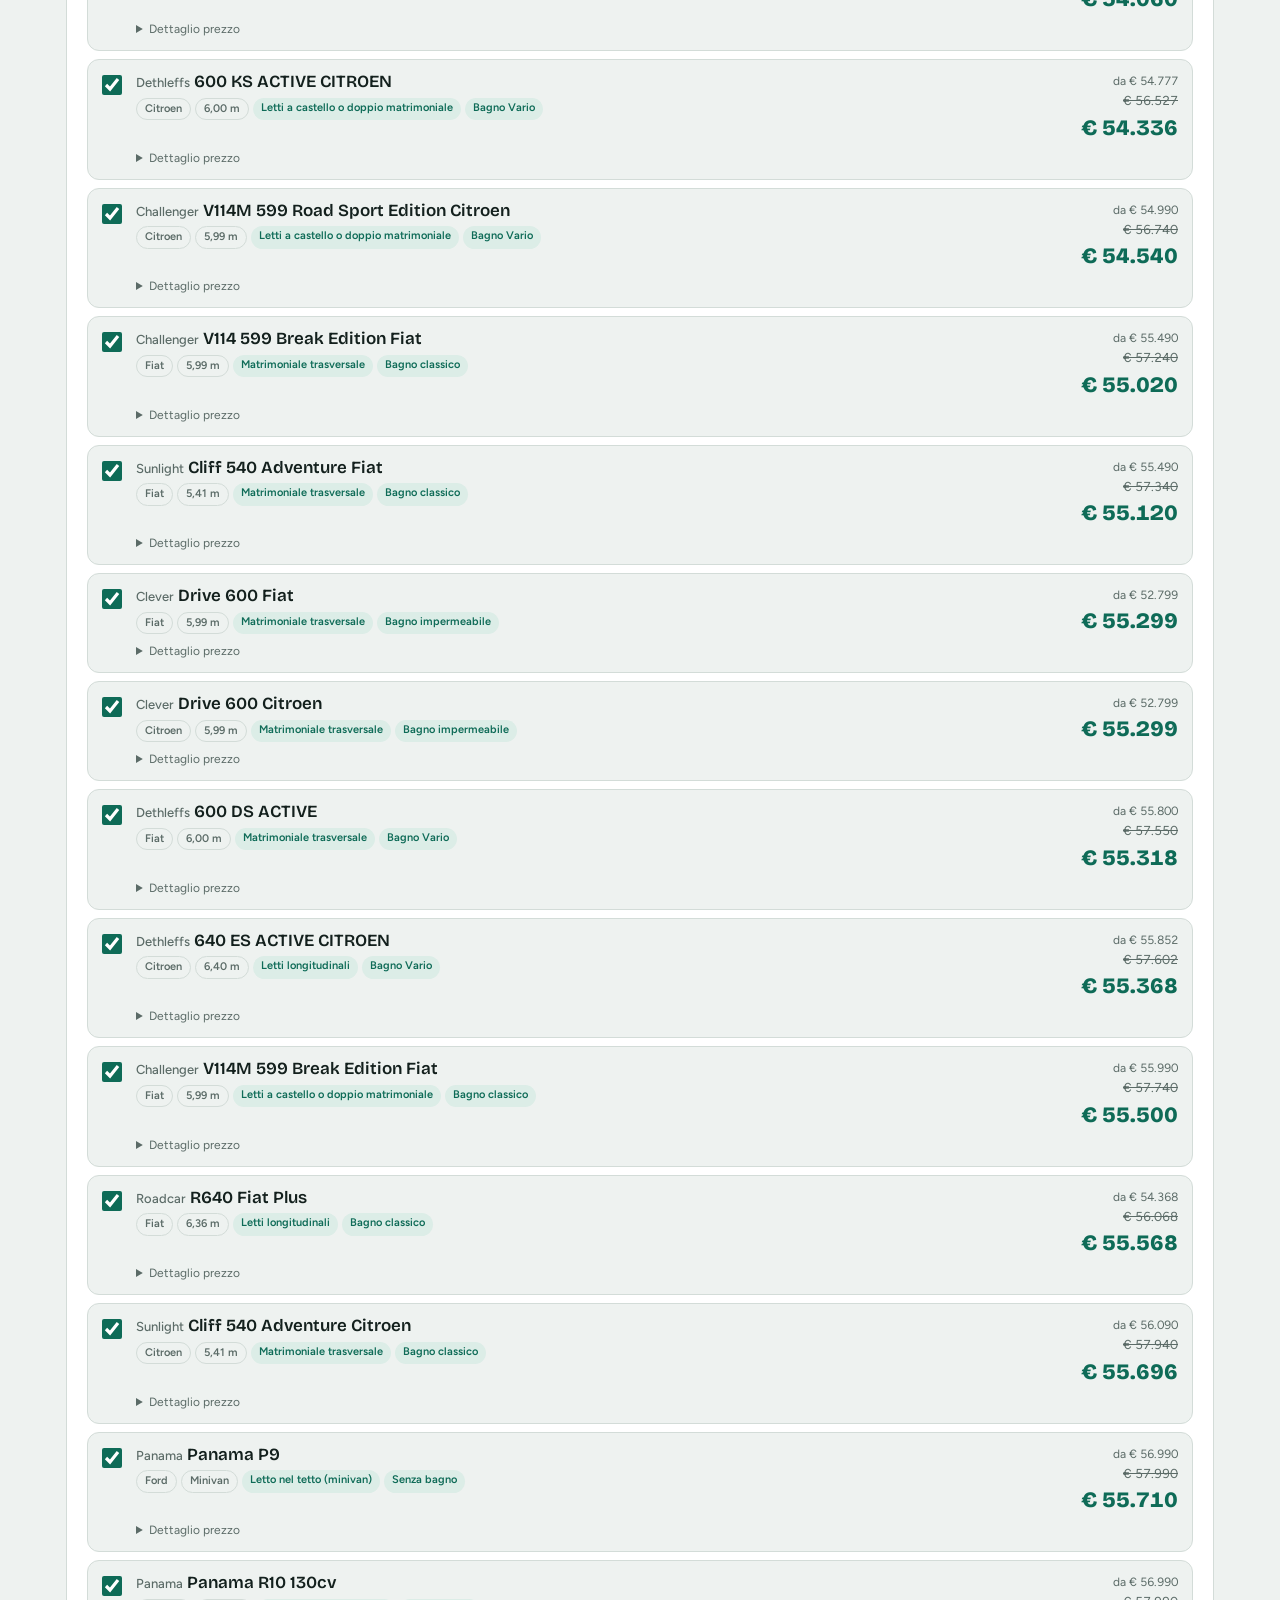
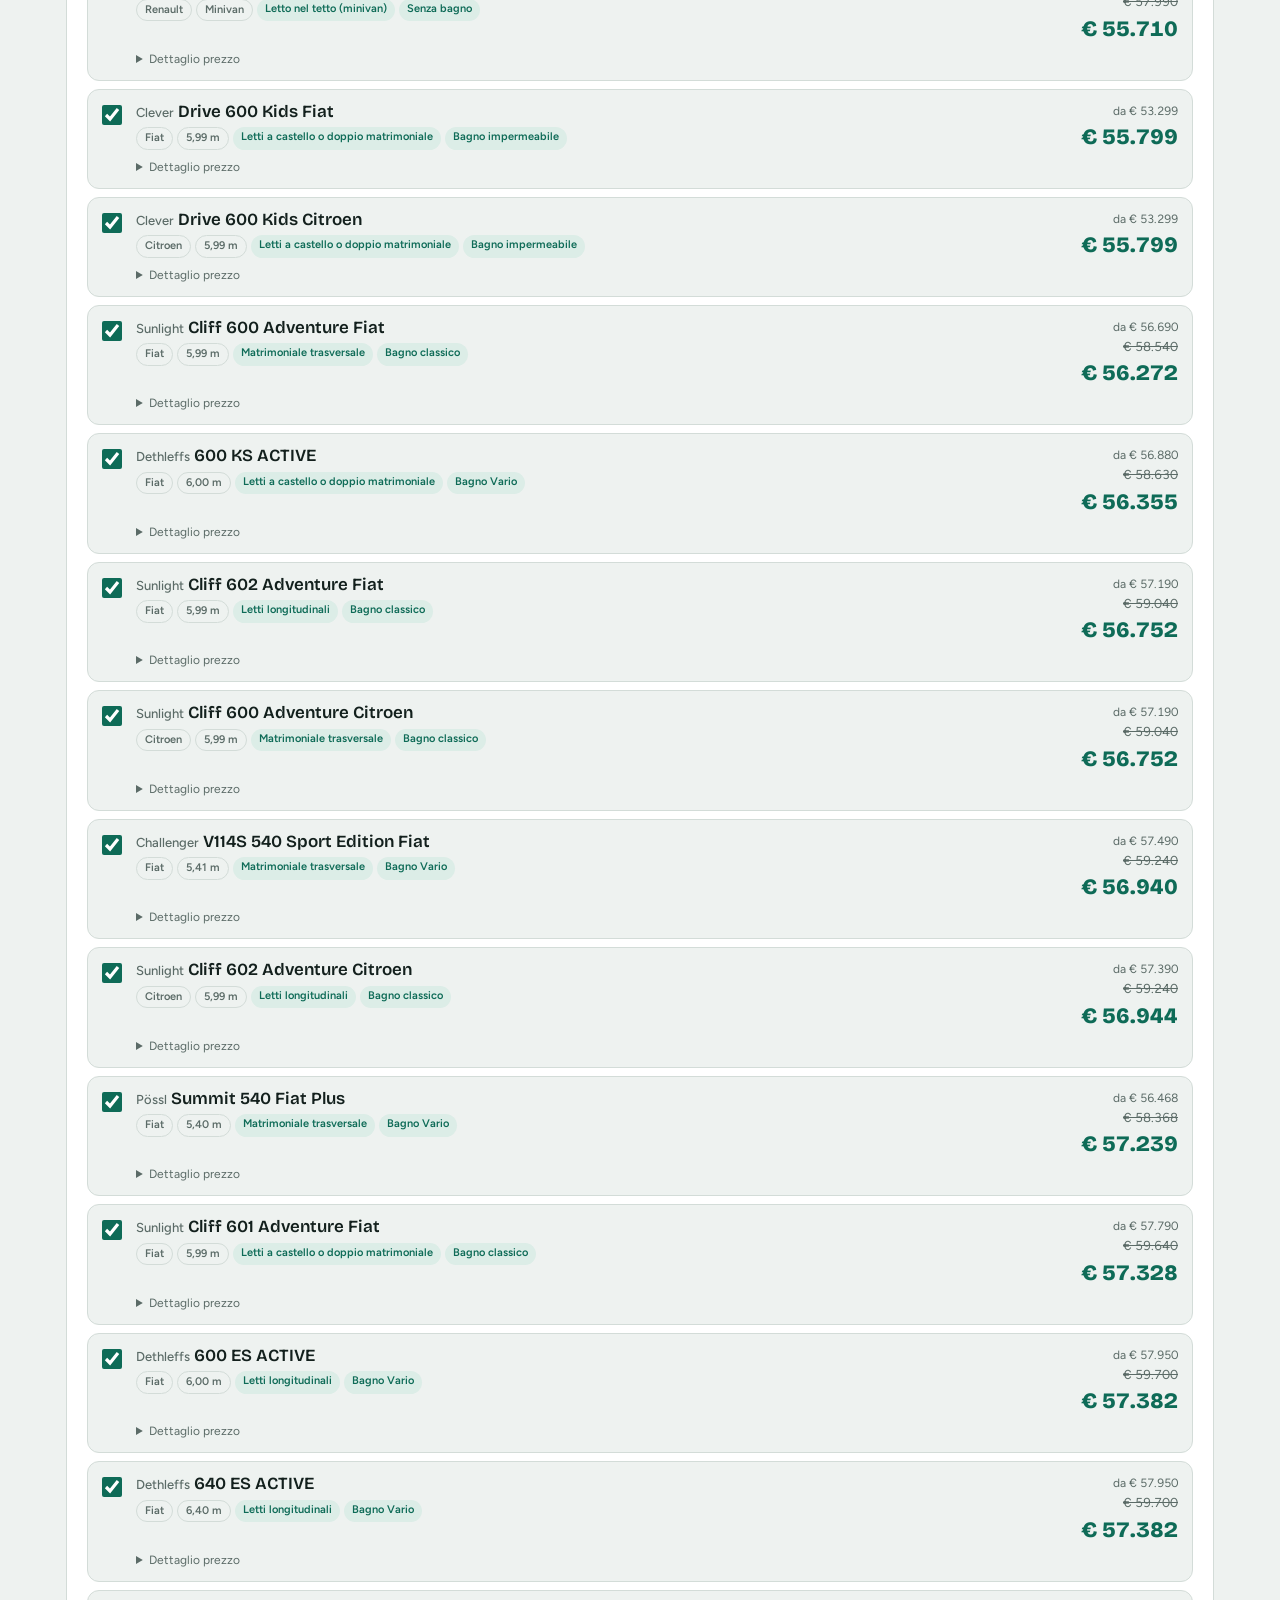
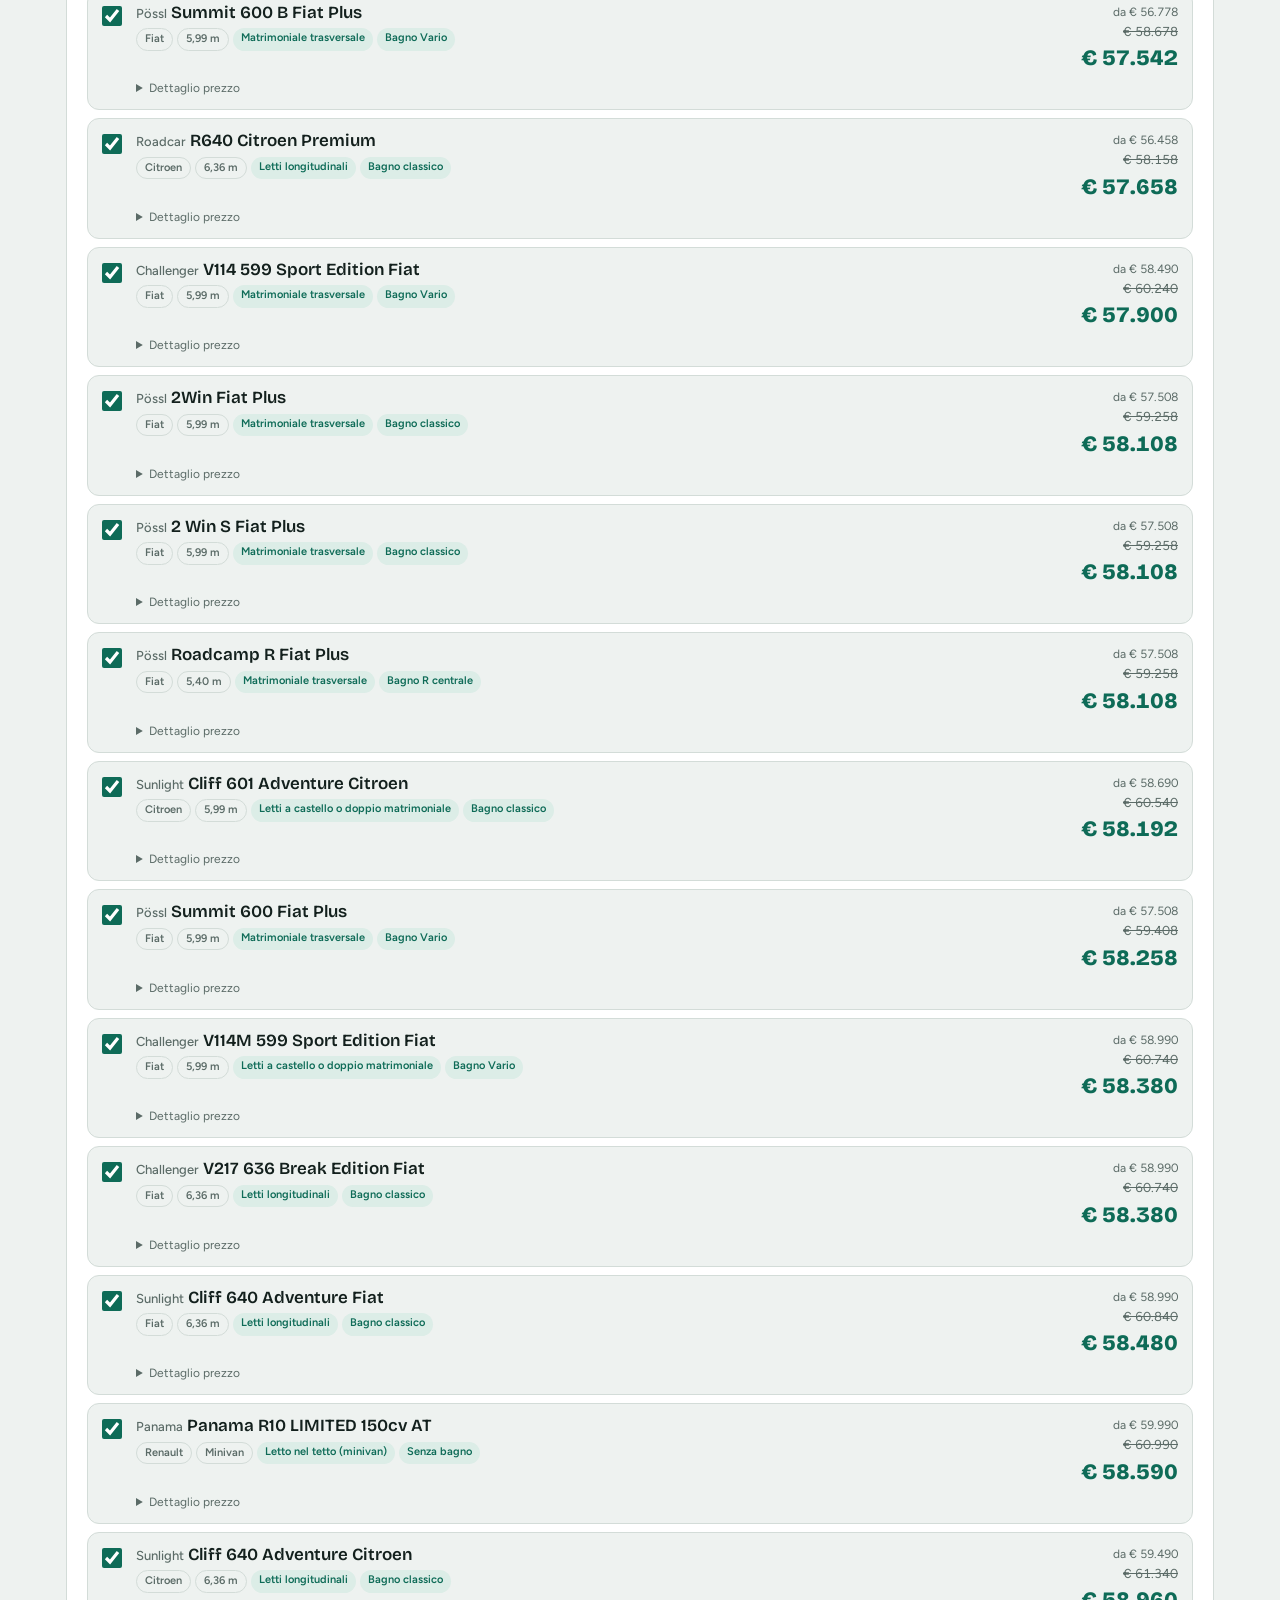
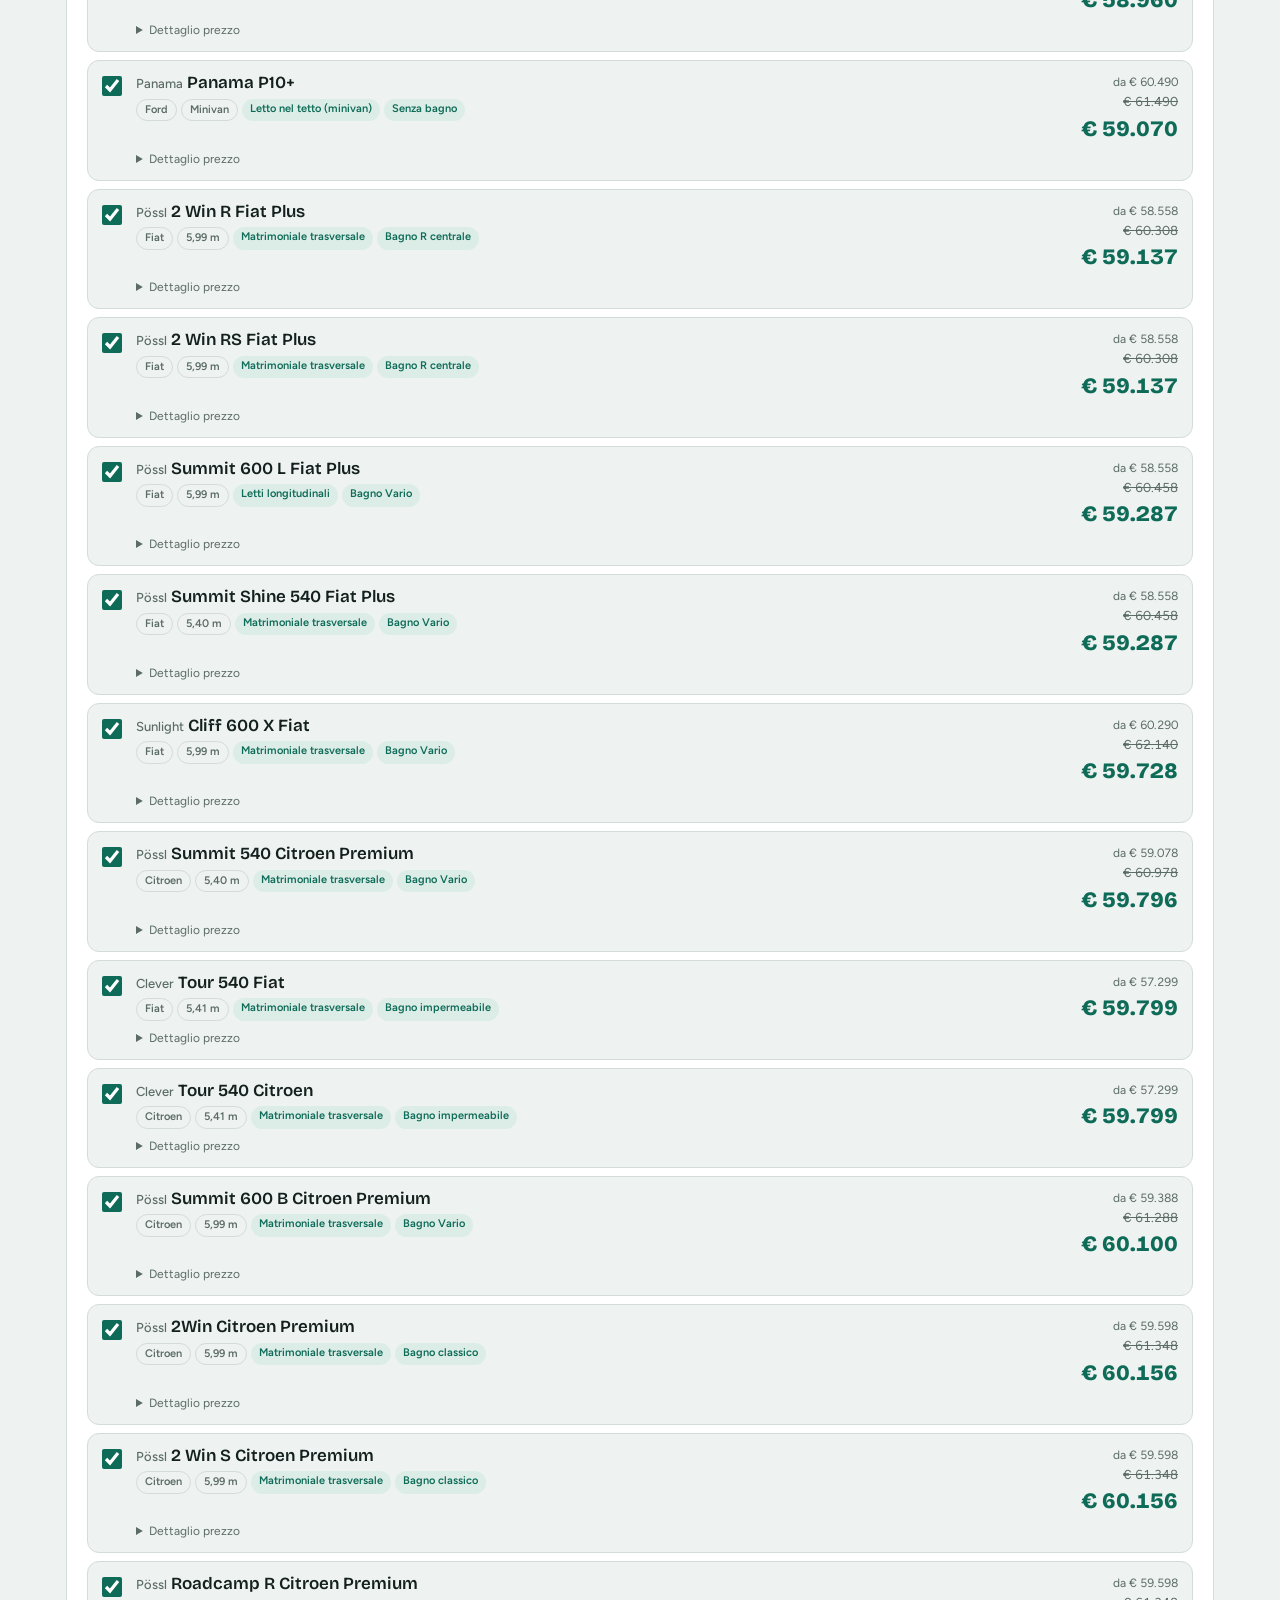
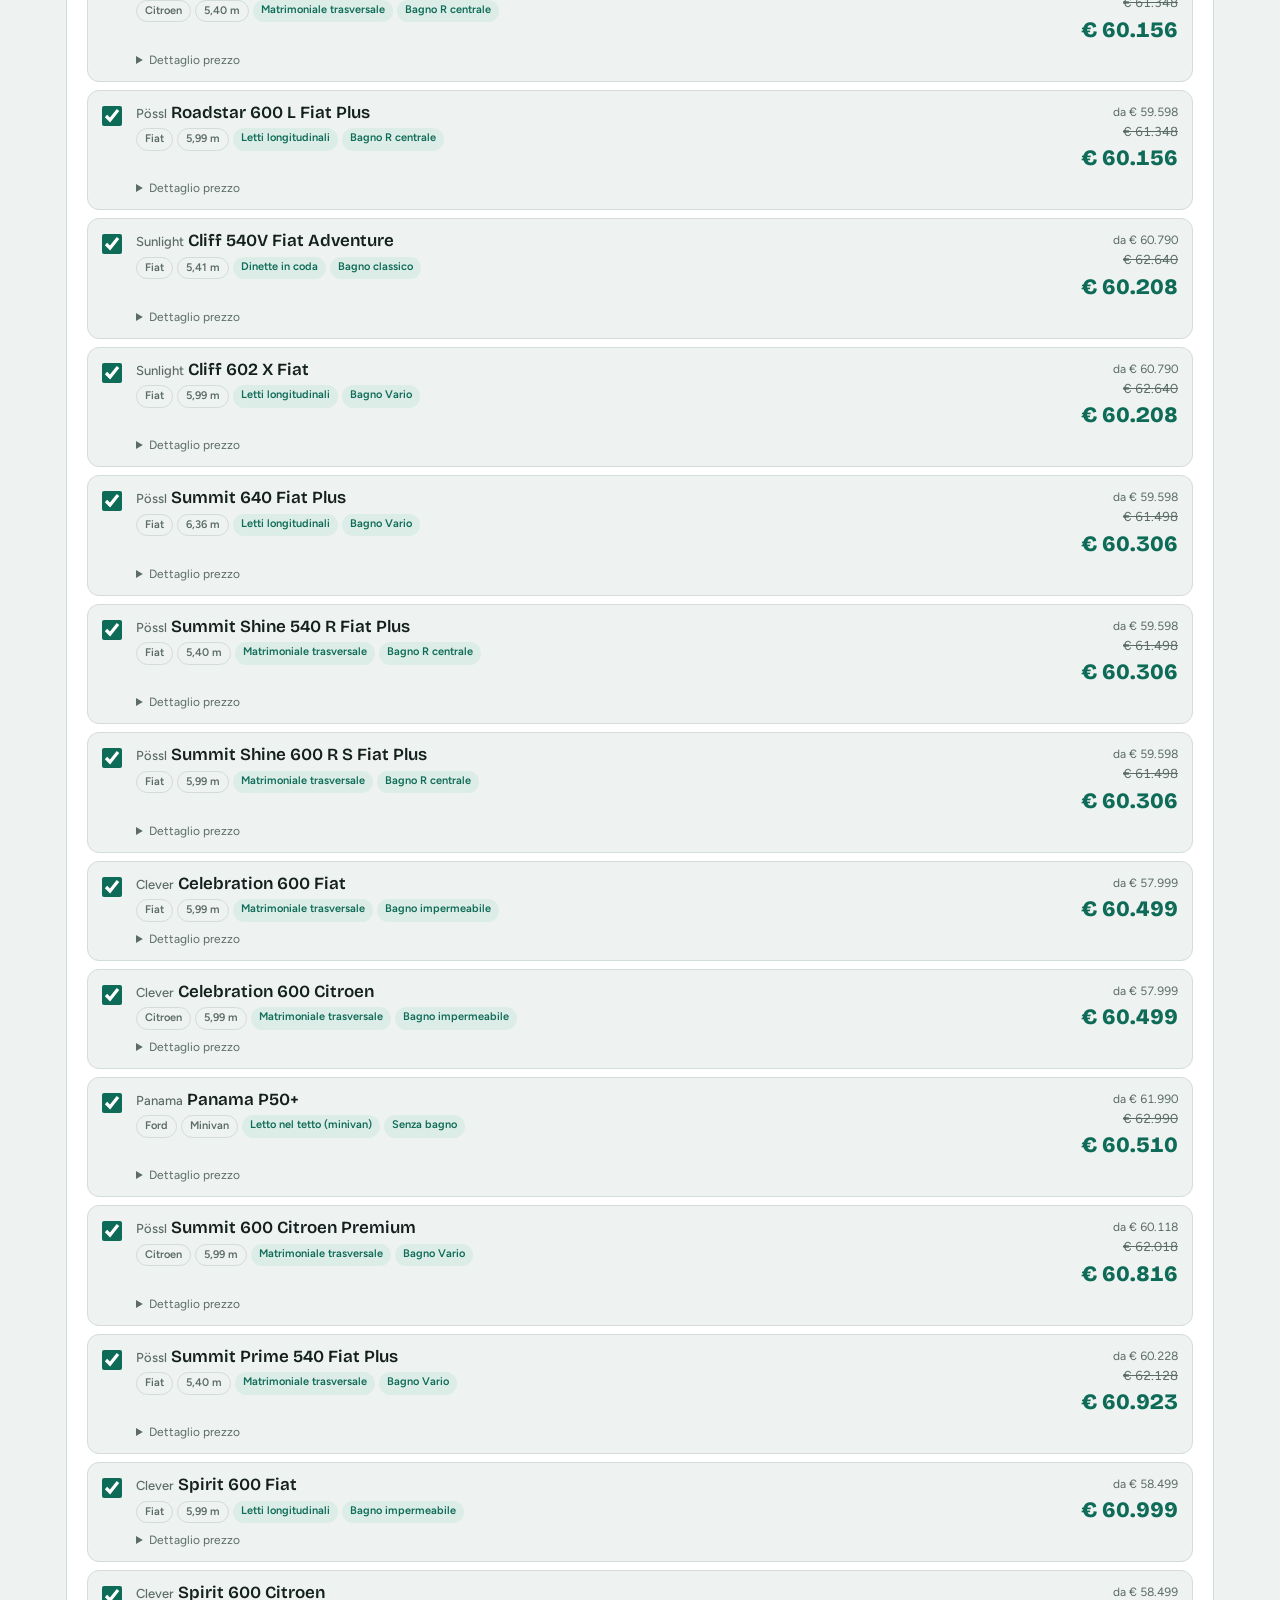
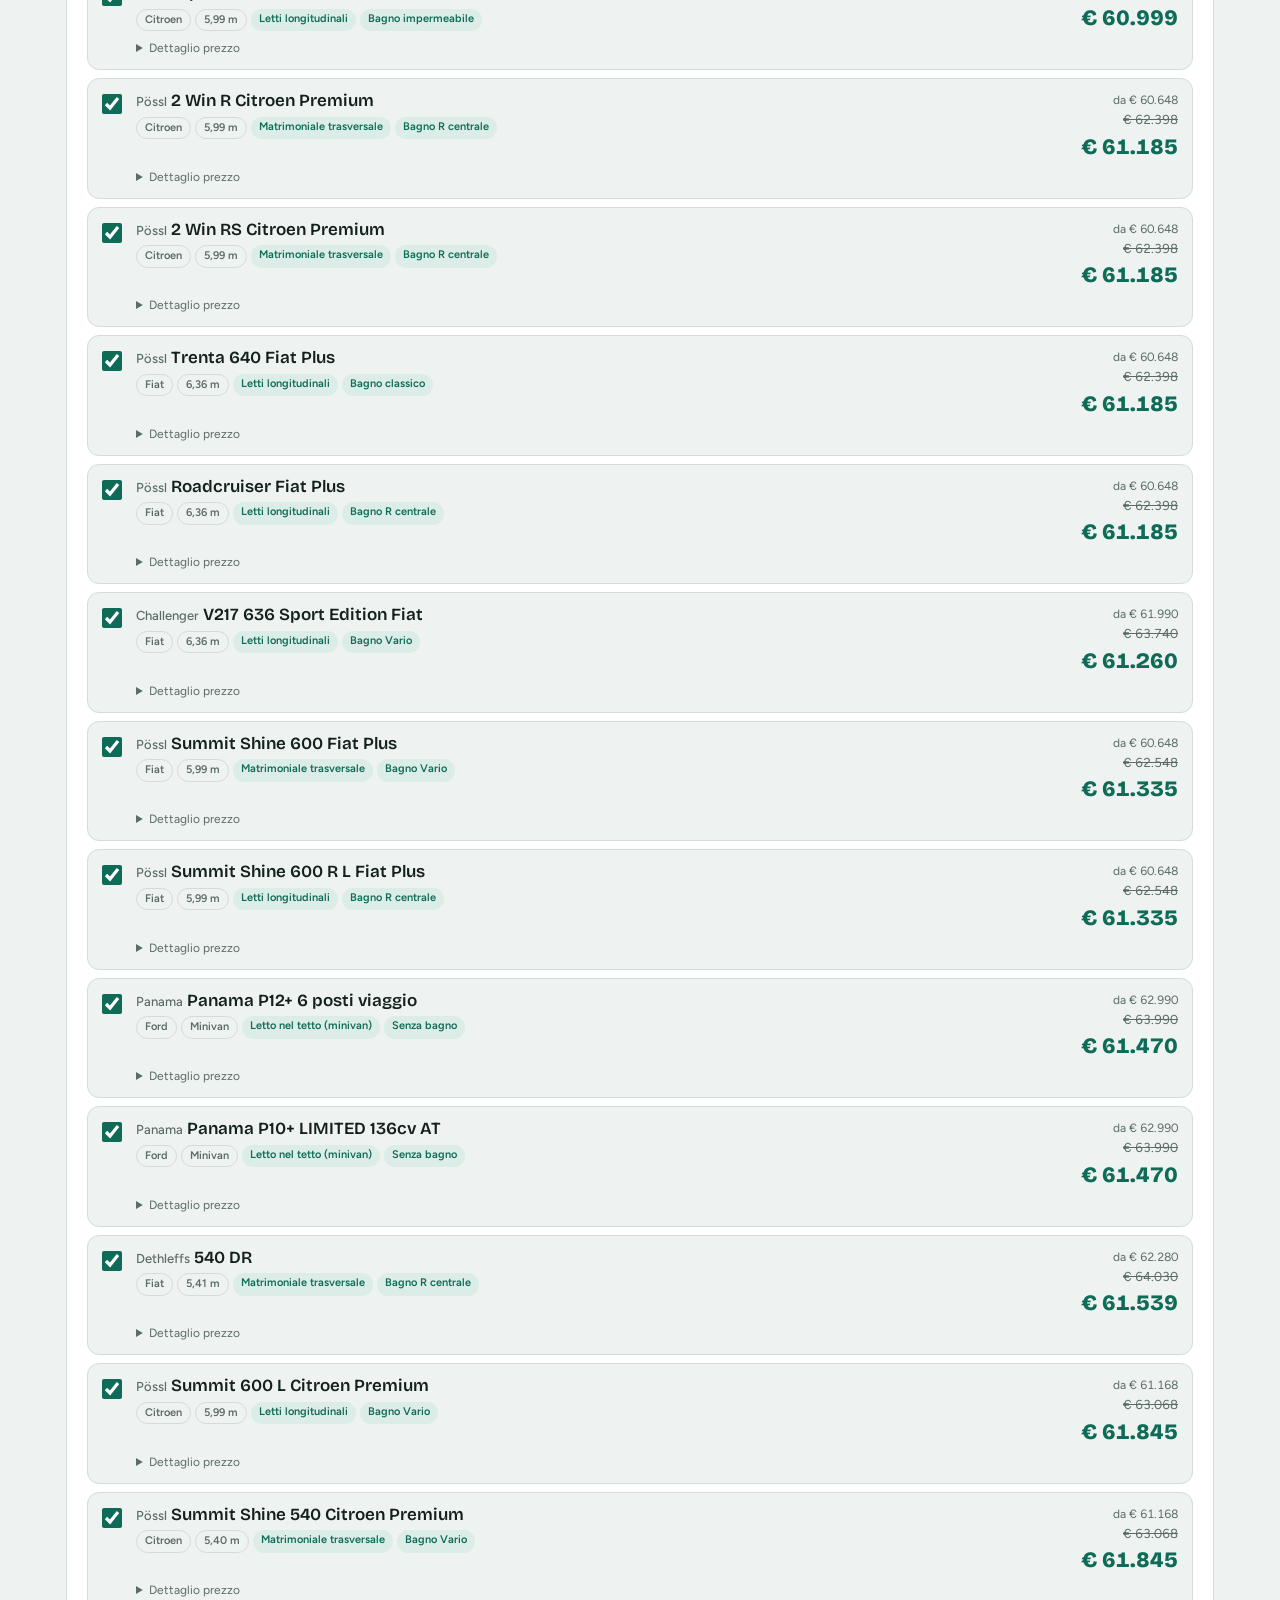
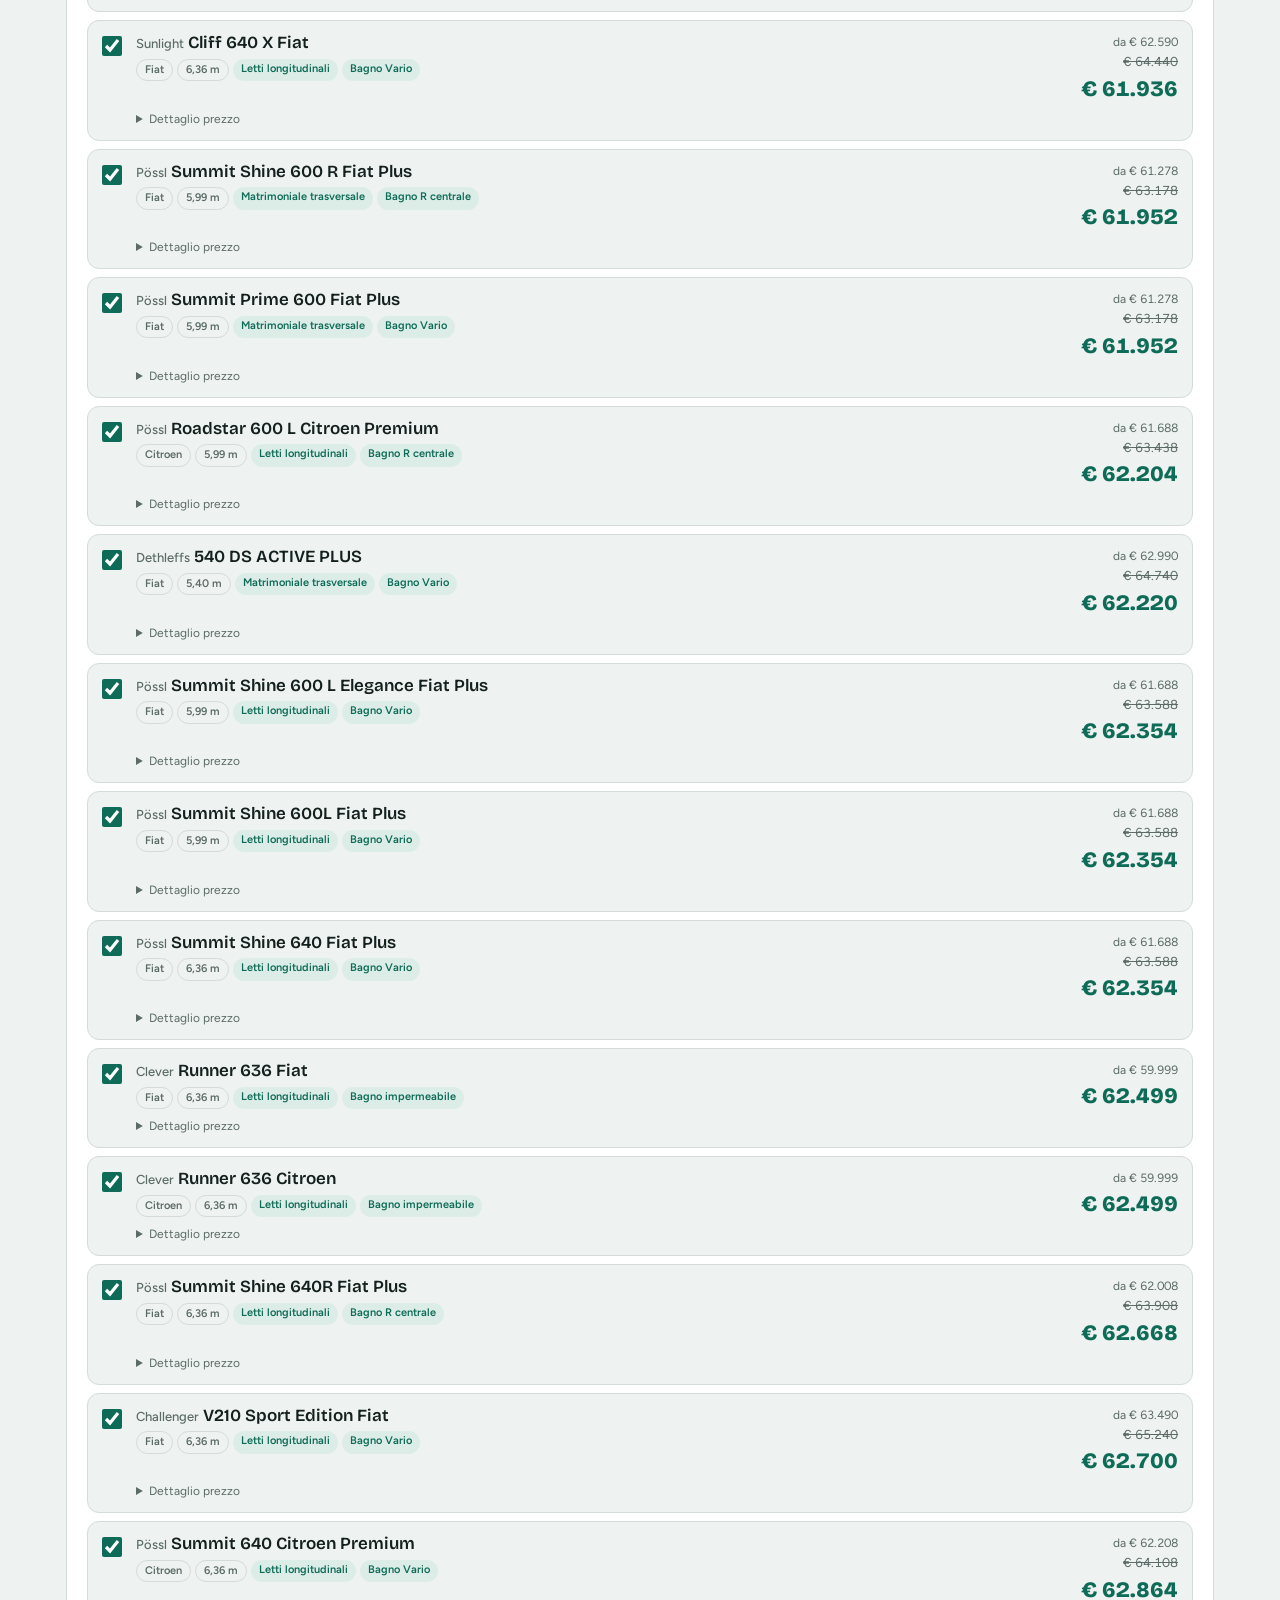
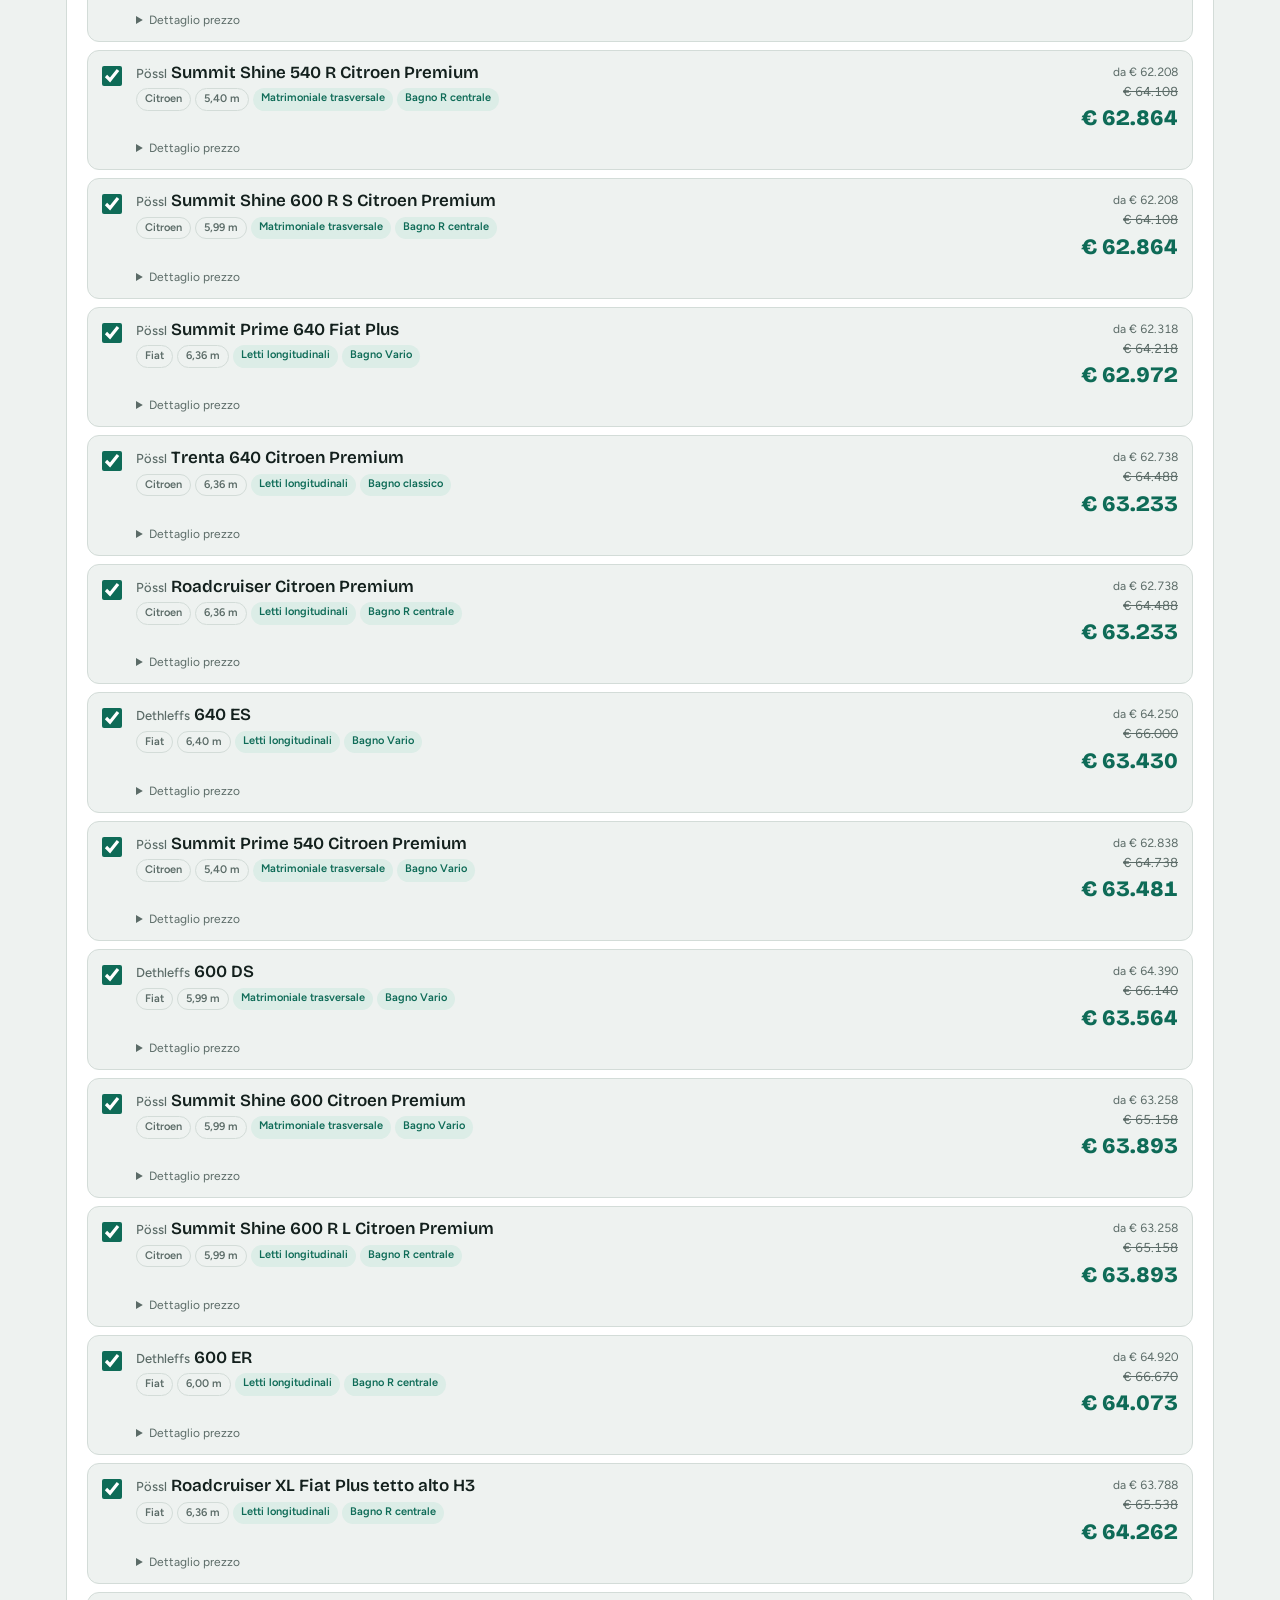
<file: guidato.html>
<!doctype html>
<html lang="it">
<head>
<meta charset="utf-8">
<meta name="viewport" content="width=device-width,initial-scale=1">
<title>Configuratore guidato camper van</title>
<meta name="description" content="Trova il camper van nuovo passo per passo: lunghezza, letti, bagno, cambio e accessori, con prezzo di listino e prezzo scontato.">
<link rel="preconnect" href="https://fonts.googleapis.com">
<link rel="stylesheet" href="https://fonts.googleapis.com/css2?family=Bricolage+Grotesque:opsz,wght@12..96,600;12..96,800&family=Figtree:wght@400;500;600&family=JetBrains+Mono:wght@500;700&display=swap">
<link rel="stylesheet" href="assets/style.css">
<style>
.layout{display:grid;gap:18px}
.steps{display:flex;flex-wrap:wrap;gap:6px;counter-reset:st}
.steps button{font:inherit;font-size:13px;font-weight:600;border:1px solid var(--line);background:var(--surface);color:var(--ink);border-radius:99px;padding:7px 14px 7px 8px;cursor:pointer;display:flex;align-items:center;gap:8px}
.steps button::before{counter-increment:st;content:counter(st);display:grid;place-items:center;width:22px;height:22px;border-radius:50%;background:var(--bg);font-size:12px}
.steps button[aria-current="step"]{border-color:var(--accent);background:var(--accent);color:var(--accent-ink)}
.steps button[aria-current="step"]::before{background:var(--accent-ink);color:var(--accent)}
.steps button.fatto::before{background:var(--accent-soft);color:var(--accent)}
.steps small{font-weight:400;opacity:.8}
.q h2{margin-bottom:4px}
.opts{display:grid;grid-template-columns:repeat(auto-fill,minmax(min(210px,100%),1fr));gap:10px;margin-top:14px}
.opt{font:inherit;text-align:left;border:1px solid var(--line);background:var(--bg);color:var(--ink);border-radius:12px;padding:12px 14px;cursor:pointer;display:grid;gap:2px}
.opt b{font-family:var(--display);font-size:17px;font-weight:600}
.opt span{font-size:12px;color:var(--muted)}
.opt[aria-pressed="true"]{border-color:var(--accent);background:var(--accent-soft);box-shadow:inset 0 0 0 1px var(--accent)}
.opt:disabled{opacity:.4;cursor:default}
.acc{display:grid;grid-template-columns:repeat(auto-fill,minmax(min(260px,100%),1fr));gap:10px;margin-top:14px}
.acc label{display:flex;gap:10px;align-items:flex-start;border:1px solid var(--line);background:var(--bg);border-radius:12px;padding:11px 12px;cursor:pointer;font-weight:600}
.acc label:has(input:checked){border-color:var(--accent);background:var(--accent-soft)}
.acc input{width:18px;height:18px;margin:2px 0 0;accent-color:var(--accent);flex:none}
.acc small{display:block;font-weight:400;font-size:12px;color:var(--muted)}
.navbtn{display:flex;flex-wrap:wrap;gap:10px;justify-content:space-between;align-items:center;margin-top:16px}
.opzioni{display:flex;flex-wrap:wrap;gap:8px 18px;align-items:center;font-size:13px}
.opzioni label{display:flex;gap:6px;align-items:center;font-weight:500}
.opzioni input[type=checkbox]{width:16px;height:16px;accent-color:var(--accent)}
.opzioni select{width:auto;padding:5px 8px;font-size:13px}
.res-head{display:flex;flex-wrap:wrap;justify-content:space-between;align-items:baseline;gap:8px;margin-bottom:12px}
.res-head h2{margin:0}
.lista{display:grid;gap:8px}
.van{border:1px solid var(--line);border-radius:12px;background:var(--bg);display:grid;grid-template-columns:auto 1fr auto;gap:4px 14px;padding:12px 14px;align-items:start}
.van>input{width:20px;height:20px;margin:3px 0 0;accent-color:var(--accent)}
.van h3{margin:0;font-family:var(--display);font-size:17px;font-weight:600;line-height:1.2}
.van h3 small{font-family:var(--body);font-size:13px;color:var(--muted);font-weight:500}
.van .meta{display:flex;flex-wrap:wrap;gap:4px;margin-top:5px}
.prezzi{text-align:right;display:grid;gap:1px;font-variant-numeric:tabular-nums;white-space:nowrap}
.prezzi .da{font-size:12px;color:var(--muted)}
.prezzi s{font-size:13px;color:var(--muted)}
.prezzi b{font-family:var(--display);font-weight:800;font-size:22px;color:var(--accent)}
.van details{grid-column:2/4;font-size:13px}
.van summary{cursor:pointer;color:var(--muted);font-size:12px}
.van table{margin-top:6px}
.van table td:last-child{text-align:right;white-space:nowrap}
.van.fuori{opacity:.55}
.van.fuori h3{text-decoration:line-through}
.mancano{font-size:12px;color:var(--bad);margin-top:4px}
.gruppo{margin-top:18px}
.gruppo>summary{cursor:pointer;font-weight:600;font-size:14px;margin-bottom:8px}
.empty{color:var(--muted);font-size:14px;margin:0}
.serie{color:var(--good);font-weight:600}
@media (max-width:620px){.van{grid-template-columns:auto 1fr}.prezzi{grid-column:2;text-align:left}.van details{grid-column:1/3}}
</style>
</head>
<body>
<div class="wrap">
<div class="nav">
  <a class="brand" href="./">comparatore<span>van</span></a>
  <nav><a href="./">Home</a><a href="quotatore.html">Quotatore usato</a><a href="comparatore.html">Comparatore nuovo</a><a href="guidato.html" aria-current="page">Configuratore guidato</a></nav>
</div>

<header class="page">
  <div>
    <h1>Il tuo van, <em>passo per passo</em></h1>
    <p class="sub">Scegli lunghezza, letti, bagno, cambio e accessori: a ogni passo restano solo i van che fanno per te, con il prezzo di listino e il nostro prezzo scontato. Puoi togliere un modello quando vuoi, ad esempio se è fuori budget.</p>
  </div>
  <span class="tag" id="tag-tot">–</span>
</header>

<div class="layout">
  <nav class="steps" id="steps" aria-label="Passi"></nav>

  <section class="panel q" id="domanda" aria-live="polite"></section>

  <section class="panel" aria-labelledby="h-res">
    <div class="res-head">
      <h2 id="h-res">Van corrispondenti</h2>
      <div class="opzioni">
        <label><input type="checkbox" id="o-mis" checked> Includi messa in strada</label>
        <label>Ordina <select id="o-sort"><option value="prezzo">per prezzo</option><option value="marca">per marca</option></select></label>
      </div>
    </div>
    <div class="lista" id="lista"></div>
    <details class="gruppo" id="g-esclusi" hidden><summary></summary><div class="lista" id="esclusi"></div></details>
    <details class="gruppo" id="g-non" hidden><summary></summary><div class="lista" id="non"></div></details>
  </section>
</div>

<footer class="site" id="nota">Prezzi di listino al pubblico 2027, IVA inclusa, dai configuratori nordaffari (pacchetti obbligatori inclusi nel prezzo base). Accessori: per ogni van si usa la voce di listino più economica che li comprende, anche se è un pacchetto; "di serie" vuol dire prezzo 0 a listino. Verificare sempre il listino in vigore e le incompatibilità tra optional.</footer>
</div>
<script src="assets/guidato.js"></script>
</body>
</html>
</file>
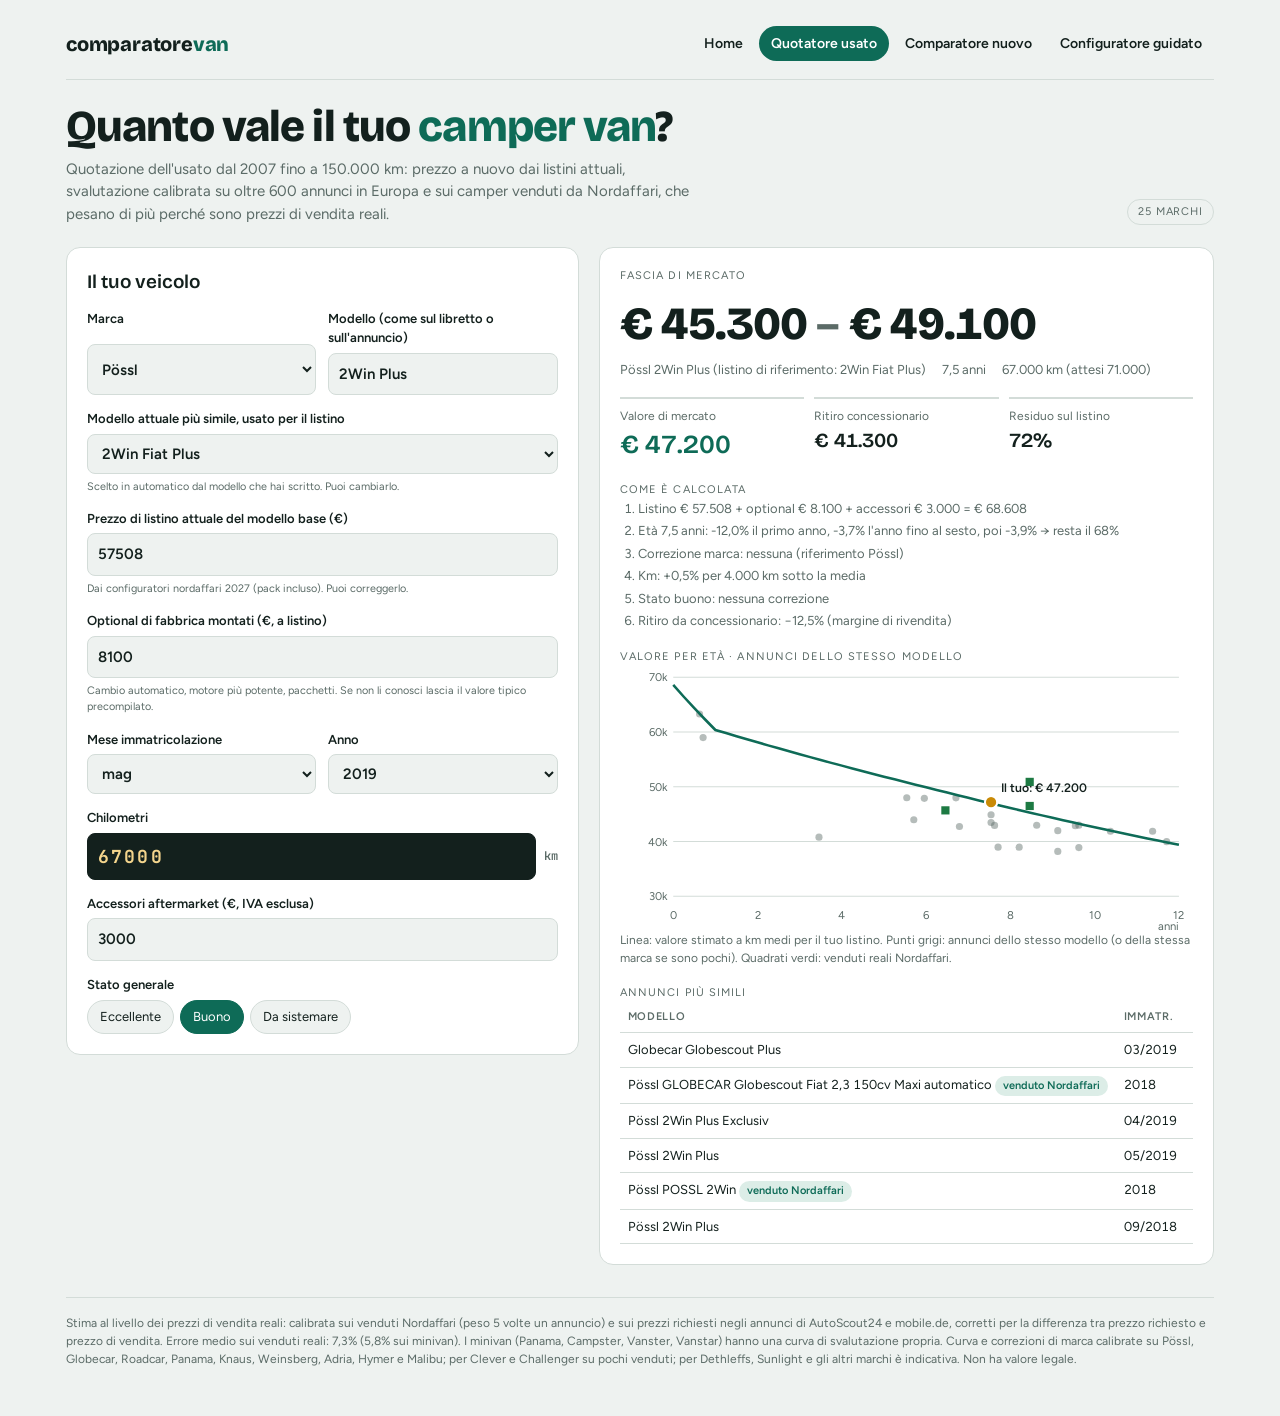
<file: quotatore.html>
<!doctype html>
<html lang="it">
<head>
<meta charset="utf-8">
<meta name="viewport" content="width=device-width,initial-scale=1">
<title>Quanto vale il mio van</title>
<meta name="description" content="Quotazione gratuita del camper van usato dal 2007 fino a 150.000 km, dai listini attuali e da centinaia di annunci reali.">
<link rel="preconnect" href="https://fonts.googleapis.com">
<link rel="stylesheet" href="https://fonts.googleapis.com/css2?family=Bricolage+Grotesque:opsz,wght@12..96,600;12..96,800&family=Figtree:wght@400;500;600&family=JetBrains+Mono:wght@500;700&display=swap">
<link rel="stylesheet" href="assets/style.css">
<style>
/* Layout: scheda veicolo a sinistra, valutazione a destra; una colonna su telefono */
.grid{display:grid;grid-template-columns:minmax(0,5fr) minmax(0,6fr);gap:20px;align-items:start}
@media (max-width:820px){.grid{grid-template-columns:minmax(0,1fr)}}
.odo{display:flex;align-items:center;gap:8px}
.odo input{font-family:var(--mono);font-weight:700;letter-spacing:.12em;background:var(--odo-bg);color:var(--odo-fg);border-color:var(--odo-bg);font-size:18px}
.odo span{font-family:var(--mono);font-size:12px;color:var(--muted)}
.range{font-family:var(--display);font-weight:800;font-size:clamp(30px,5vw,46px);letter-spacing:-.02em;margin:4px 0 2px;font-variant-numeric:tabular-nums}
.range span{color:var(--muted);font-weight:600}
.meta{display:flex;flex-wrap:wrap;gap:6px 16px;font-size:13px;color:var(--muted)}
.full{display:grid;gap:18px;margin-top:18px}
.grid>*,.full>*{min-width:0}
.kv{display:grid;grid-template-columns:repeat(auto-fit,minmax(min(140px,100%),1fr));gap:10px;margin:0}
.kv div{border-top:2px solid var(--line);padding-top:8px}
.kv dt{font-size:12px;color:var(--muted)}
.kv dd{margin:0;font-family:var(--display);font-weight:600;font-size:20px;font-variant-numeric:tabular-nums}
.kv .main dd{color:var(--accent);font-size:26px}
.chart svg{width:100%;height:auto;display:block}
.steps{margin:0;padding-left:18px;color:var(--muted);font-size:13px;display:grid;gap:3px}
#comps td{white-space:nowrap}
</style>
</head>
<body>
<div class="wrap">
<div class="nav">
  <a class="brand" href="./">comparatore<span>van</span></a>
  <nav><a href="./">Home</a><a href="quotatore.html" aria-current="page">Quotatore usato</a><a href="comparatore.html">Comparatore nuovo</a><a href="guidato.html">Configuratore guidato</a></nav>
</div>

<header class="page">
  <div>
    <h1>Quanto vale il tuo <em>camper van</em>?</h1>
    <p class="sub">Quotazione dell'usato dal 2007 fino a 150.000 km: prezzo a nuovo dai listini attuali, svalutazione calibrata su oltre 600 annunci in Europa e sui camper venduti da Nordaffari, che pesano di più perché sono prezzi di vendita reali.</p>
  </div>
  <span class="tag" id="tag-marche"></span>
</header>

<div class="grid">
<section class="panel" aria-labelledby="h-veicolo">
  <h2 id="h-veicolo">Il tuo veicolo</h2>
  <form id="f" novalidate>
    <div class="row">
      <label for="marca">Marca
        <select id="marca"></select>
      </label>
      <label for="modtxt">Modello (come sul libretto o sull'annuncio)
        <input id="modtxt" type="text" list="mlist" autocomplete="off" placeholder="es. Boxstar 600 Street, 2Win Plus">
        <datalist id="mlist"></datalist>
      </label>
    </div>
    <label for="modello">Modello attuale più simile, usato per il listino
      <select id="modello"></select>
      <small id="mref">Scelto in automatico dal modello che scrivi. Puoi cambiarlo.</small>
    </label>
    <label for="listino">Prezzo di listino attuale del modello base (€)
      <input id="listino" type="number" inputmode="numeric" min="20000" max="150000" step="10">
      <small id="lsrc">Dai listini 2027. Puoi correggerlo.</small>
    </label>
    <label for="opt">Optional di fabbrica montati (€, a listino)
      <input id="opt" type="number" inputmode="numeric" min="0" step="100">
      <small>Cambio automatico, motore più potente, pacchetti. Se non li conosci lascia il valore tipico precompilato.</small>
    </label>
    <div class="row">
      <label for="mese">Mese immatricolazione
        <select id="mese"></select>
      </label>
      <label for="anno">Anno
        <select id="anno"></select>
      </label>
    </div>
    <label for="km">Chilometri
      <div class="odo"><input id="km" type="number" inputmode="numeric" min="0" max="150000" step="500"><span>km</span></div>
    </label>
    <label for="acc">Accessori aftermarket (€, IVA esclusa)
      <input id="acc" type="number" inputmode="numeric" min="0" step="100">
    </label>
    <div>
      <p style="margin:0 0 6px;font-size:13px;font-weight:600">Stato generale</p>
      <div class="seg" id="stato" role="group" aria-label="Stato generale">
        <button type="button" data-v="0.03" aria-pressed="false">Eccellente</button>
        <button type="button" data-v="0" aria-pressed="true">Buono</button>
        <button type="button" data-v="-0.05" aria-pressed="false">Da sistemare</button>
      </div>
    </div>
    <p class="hint" id="warn" hidden></p>
  </form>
</section>

<section class="panel" aria-labelledby="h-ris" aria-live="polite">
  <p class="eyebrow" id="h-ris">Fascia di mercato</p>
  <p class="range" id="range">–</p>
  <div class="meta" id="meta"></div>

  <div class="full" id="full">
    <dl class="kv">
      <div class="main"><dt>Valore di mercato</dt><dd id="v-val">–</dd></div>
      <div><dt>Ritiro concessionario</dt><dd id="v-deal">–</dd></div>
      <div><dt>Residuo sul listino</dt><dd id="v-res">–</dd></div>
    </dl>
    <div>
      <p class="eyebrow">Come è calcolata</p>
      <ol class="steps" id="steps"></ol>
    </div>
    <div class="chart">
      <p class="eyebrow">Valore per età · annunci dello stesso modello</p>
      <div id="chart"></div>
    </div>
    <div>
      <p class="eyebrow">Annunci più simili</p>
      <div class="tbl"><table><thead><tr><th>Modello</th><th>Immatr.</th><th class="num">Km</th><th class="num">Prezzo</th><th>Fonte</th></tr></thead><tbody id="comps"></tbody></table></div>
    </div>
  </div>
</section>
</div>

<footer class="site">Stima al livello dei prezzi di vendita reali: calibrata sui venduti Nordaffari (peso 5 volte un annuncio) e sui prezzi richiesti negli annunci di AutoScout24 e mobile.de, corretti per la differenza tra prezzo richiesto e prezzo di vendita. Errore medio sui venduti reali: 7,3% (5,8% sui minivan). I minivan (Panama, Campster, Vanster, Vanstar) hanno una curva di svalutazione propria. Curva e correzioni di marca calibrate su Pössl, Globecar, Roadcar, Panama, Knaus, Weinsberg, Adria, Hymer e Malibu; per Clever e Challenger su pochi venduti; per Dethleffs, Sunlight e gli altri marchi è indicativa. Non ha valore legale.</footer>
</div>
<script src="assets/quotatore.js"></script>
</body>
</html>
</file>
<file: assets/style.css>
/* Stile comune a tutte le pagine del sito */
:root{
  --bg:#EEF2F0; --surface:#FFFFFF; --ink:#13201D; --muted:#5B6B67; --line:#D3DCD8;
  --accent:#0E6B57; --accent-ink:#FFFFFF; --accent-soft:#DCEDE7; --amber:#C98A06; --amber-soft:#FBF1D9;
  --good:#1D7A43; --bad:#B5432F; --odo-bg:#13201D; --odo-fg:#F4D58D;
  --display:"Bricolage Grotesque",ui-sans-serif,system-ui,sans-serif;
  --body:"Figtree",ui-sans-serif,system-ui,sans-serif;
  --mono:"JetBrains Mono",ui-monospace,Menlo,monospace;
  color-scheme:light;
}
@media (prefers-color-scheme:dark){:root:not([data-theme="light"]){
  --bg:#0F1715; --surface:#17221F; --ink:#E6EEEB; --muted:#9AABA6; --line:#2A3834;
  --accent:#3FB596; --accent-ink:#0B1311; --accent-soft:#1B3029; --amber:#E9B23A; --amber-soft:#2E2715;
  --good:#5CC48A; --bad:#E7816C; --odo-bg:#060B0A; --odo-fg:#F4D58D; color-scheme:dark}}
:root[data-theme="dark"]{
  --bg:#0F1715; --surface:#17221F; --ink:#E6EEEB; --muted:#9AABA6; --line:#2A3834;
  --accent:#3FB596; --accent-ink:#0B1311; --accent-soft:#1B3029; --amber:#E9B23A; --amber-soft:#2E2715;
  --good:#5CC48A; --bad:#E7816C; --odo-bg:#060B0A; --odo-fg:#F4D58D; color-scheme:dark}
*{box-sizing:border-box}
[hidden]{display:none!important}
html{-webkit-text-size-adjust:100%}
body{margin:0;background:var(--bg);color:var(--ink);font-family:var(--body);font-size:15px;line-height:1.5}
a{color:var(--accent)}
.wrap{max-width:1180px;margin:0 auto;padding-inline:16px;padding-block:20px 48px}

/* barra di navigazione */
.nav{display:flex;flex-wrap:wrap;align-items:center;justify-content:space-between;gap:10px;padding-block:6px 18px;border-bottom:1px solid var(--line);margin-bottom:24px}
.brand{font-family:var(--display);font-weight:800;font-size:20px;letter-spacing:-.01em;color:var(--ink);text-decoration:none}
.brand span{color:var(--accent)}
.nav nav{display:flex;flex-wrap:wrap;gap:4px}
.nav nav a{color:var(--ink);text-decoration:none;font-weight:600;font-size:14px;padding:7px 12px;border-radius:99px}
.nav nav a[aria-current="page"]{background:var(--accent);color:var(--accent-ink)}
.nav nav a:not([aria-current]):hover{background:var(--accent-soft)}

header.page{display:flex;flex-wrap:wrap;align-items:flex-end;justify-content:space-between;gap:12px;margin-bottom:22px}
h1{font-family:var(--display);font-weight:800;font-size:clamp(28px,4.4vw,44px);line-height:1.04;margin:0;letter-spacing:-.02em;text-wrap:balance}
h1 em{font-style:normal;color:var(--accent)}
h2{font-family:var(--display);font-weight:600;font-size:19px;margin:0 0 12px}
.sub{color:var(--muted);margin:8px 0 0;max-width:64ch}
.tag{font-size:11px;letter-spacing:.08em;text-transform:uppercase;color:var(--muted);border:1px solid var(--line);border-radius:99px;padding:4px 10px;white-space:nowrap}
.panel{background:var(--surface);border:1px solid var(--line);border-radius:14px;padding:20px;min-width:0}
.eyebrow{font-size:11px;letter-spacing:.1em;text-transform:uppercase;color:var(--muted);margin:0}
.hint{font-size:12px;color:var(--muted);margin:0}

/* moduli */
form{display:grid;gap:14px}
.row{display:grid;grid-template-columns:1fr 1fr;gap:12px}
label{display:grid;gap:5px;font-size:13px;font-weight:600}
label small{font-weight:400;color:var(--muted)}
input,select{font:inherit;font-size:15px;color:var(--ink);background:var(--bg);border:1px solid var(--line);border-radius:8px;padding:9px 10px;width:100%;min-width:0}
input:focus-visible,select:focus-visible,button:focus-visible,a:focus-visible{outline:2px solid var(--accent);outline-offset:2px}
.seg{display:flex;flex-wrap:wrap;gap:6px}
.seg button,.chip{font:inherit;font-size:13px;border:1px solid var(--line);background:var(--bg);color:var(--ink);border-radius:99px;padding:6px 12px;cursor:pointer}
.seg button[aria-pressed="true"],.chip[aria-pressed="true"]{background:var(--accent);color:var(--accent-ink);border-color:var(--accent)}
.btn{font:inherit;font-weight:600;border:0;border-radius:10px;padding:11px 18px;cursor:pointer;background:var(--accent);color:var(--accent-ink);text-decoration:none;display:inline-block}
.btn.ghost{background:transparent;color:var(--ink);border:1px solid var(--line)}

/* tabelle */
table{width:100%;border-collapse:collapse;font-size:13px;font-variant-numeric:tabular-nums}
th,td{padding:7px 8px;text-align:left;border-bottom:1px solid var(--line);vertical-align:top}
th{font-size:11px;letter-spacing:.06em;text-transform:uppercase;color:var(--muted);font-weight:600}
td.num,th.num{text-align:right;white-space:nowrap}
.tbl{overflow-x:auto}
.pill{display:inline-block;font-size:11px;border-radius:99px;padding:2px 8px;font-weight:600;background:var(--accent-soft);color:var(--accent);white-space:nowrap}
.pill.warn{background:var(--amber-soft);color:var(--amber)}
.pill.muted{background:var(--bg);color:var(--muted);border:1px solid var(--line)}

footer.site{margin-top:32px;padding-top:16px;border-top:1px solid var(--line);font-size:12px;color:var(--muted)}
@media (max-width:560px){.row{grid-template-columns:1fr}}
</file>
